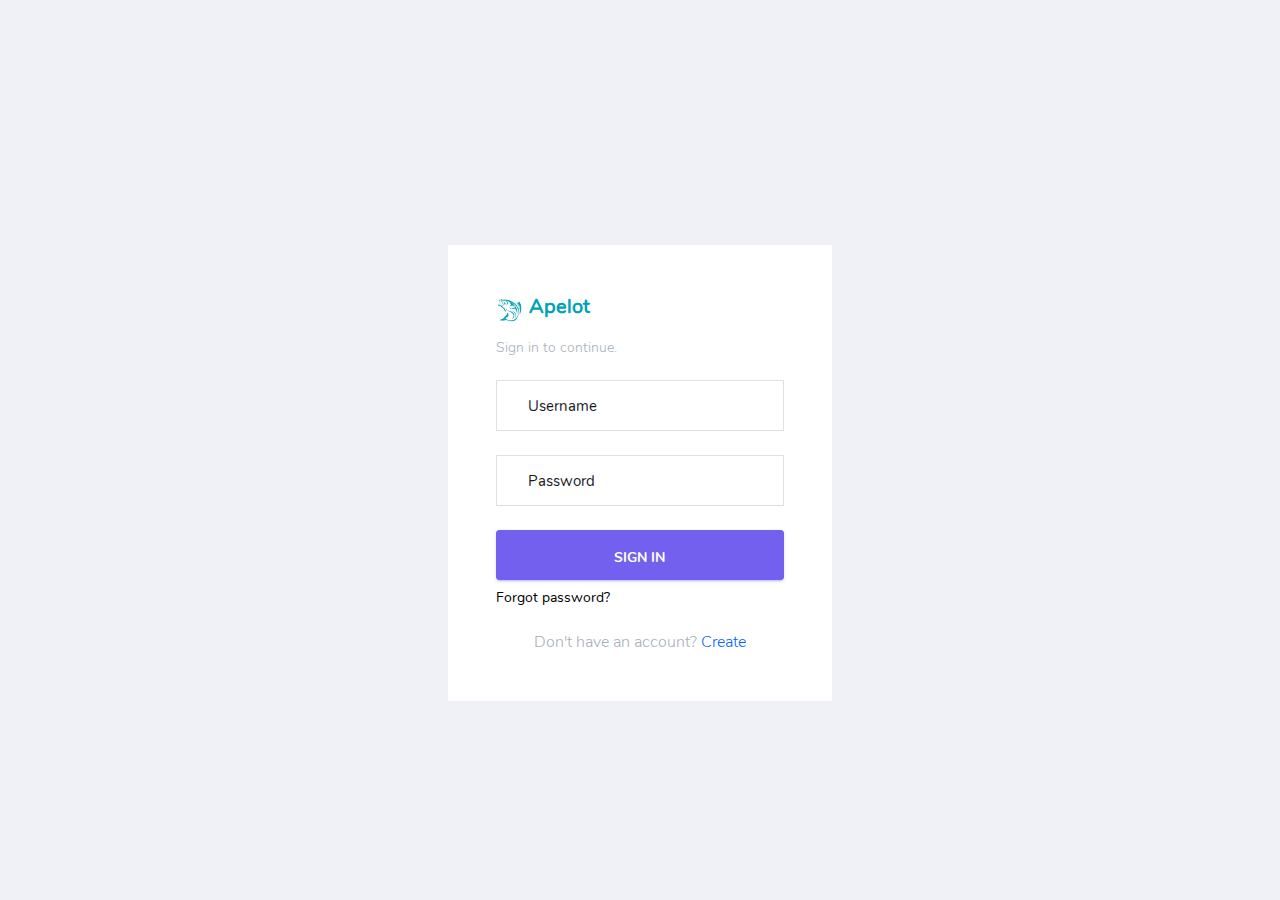
<file: login.html>
<!DOCTYPE html>
<html lang="en">

<head>
    <!-- Required meta tags -->
    <meta charset="utf-8">
    <meta name="viewport" content="width=device-width, initial-scale=1, shrink-to-fit=no">
    <title>Login - Apelot</title>
    <!-- plugins:css -->
    <link rel="stylesheet" href="./assets/vendors/mdi/css/materialdesignicons.min.css">
    <link rel="stylesheet" href="./assets/vendors/flag-icon-css/css/flag-icon.min.css">
    <link rel="stylesheet" href="./assets/vendors/css/vendor.bundle.base.css">
    <!-- endinject -->
    <!-- Plugin css for this page -->
    <!-- End plugin css for this page -->
    <!-- inject:css -->
    <!-- endinject -->
    <!-- Layout styles -->
    <link rel="stylesheet" href="./assets/css/style.css">
    <link rel="stylesheet" href="assets/css/stile.css">
    <!-- End layout styles -->
    <link rel="shortcut icon" href="./assets/images/favicon.png" />
</head>

<body>
    <div class="container-scroller">
        <div class="container-fluid page-body-wrapper full-page-wrapper">
            <div class="content-wrapper d-flex align-items-center auth">
                <div class="row flex-grow">
                    <div class="col-lg-4 mx-auto">
                        <div class="auth-form-light text-left p-5">
                            <div class=" mb-3">
                                <a href="index.html"><img src="assets/images/apeiot/logo.png" alt="logo" width="10%" />
                                    <b class="logs" style="font-size: 20px;">Apelot</b></a>
                            </div>
                            <h6 class="font-weight-light">Sign in to continue.</h6>
                            <form class="pt-3">
                                <div class="form-group">
                                    <input type="email" class="form-control form-control-lg" id="exampleInputEmail1"
                                        placeholder="Username">
                                </div>
                                <div class="form-group">
                                    <input type="password" class="form-control form-control-lg"
                                        id="exampleInputPassword1" placeholder="Password">
                                </div>
                                <div class="mt-3">
                                    <a class="btn btn-block btn-primary btn-lg font-weight-medium auth-form-btn"
                                        href="index.html">SIGN IN</a>
                                </div>
                                <div class="my-2 d-flex justify-content-between align-items-center">
                                    <!-- <div class="form-check">
                                        <label class="form-check-label text-muted">
                                            <input type="checkbox" class="form-check-input"> Keep me signed in </label>
                                    </div> -->
                                    <a href="#" class="auth-link text-black">Forgot password?</a>
                                </div>
                                <div class="text-center mt-4 font-weight-light"> Don't have an account? <a
                                        href="register.html" class="text-primary">Create</a>
                                </div>
                            </form>
                        </div>
                    </div>
                </div>
            </div>
            <!-- content-wrapper ends -->
        </div>
        <!-- page-body-wrapper ends -->
    </div>
    <!-- container-scroller -->
    <!-- plugins:js -->
    <script src="./assets/vendors/js/vendor.bundle.base.js"></script>
    <!-- endinject -->
    <!-- Plugin js for this page -->
    <!-- End plugin js for this page -->
    <!-- inject:js -->
    <script src="./assets/js/off-canvas.js"></script>
    <script src="./assets/js/hoverable-collapse.js"></script>
    <script src="./assets/js/misc.js"></script>
    <!-- endinject -->
</body>

</html>
</file>
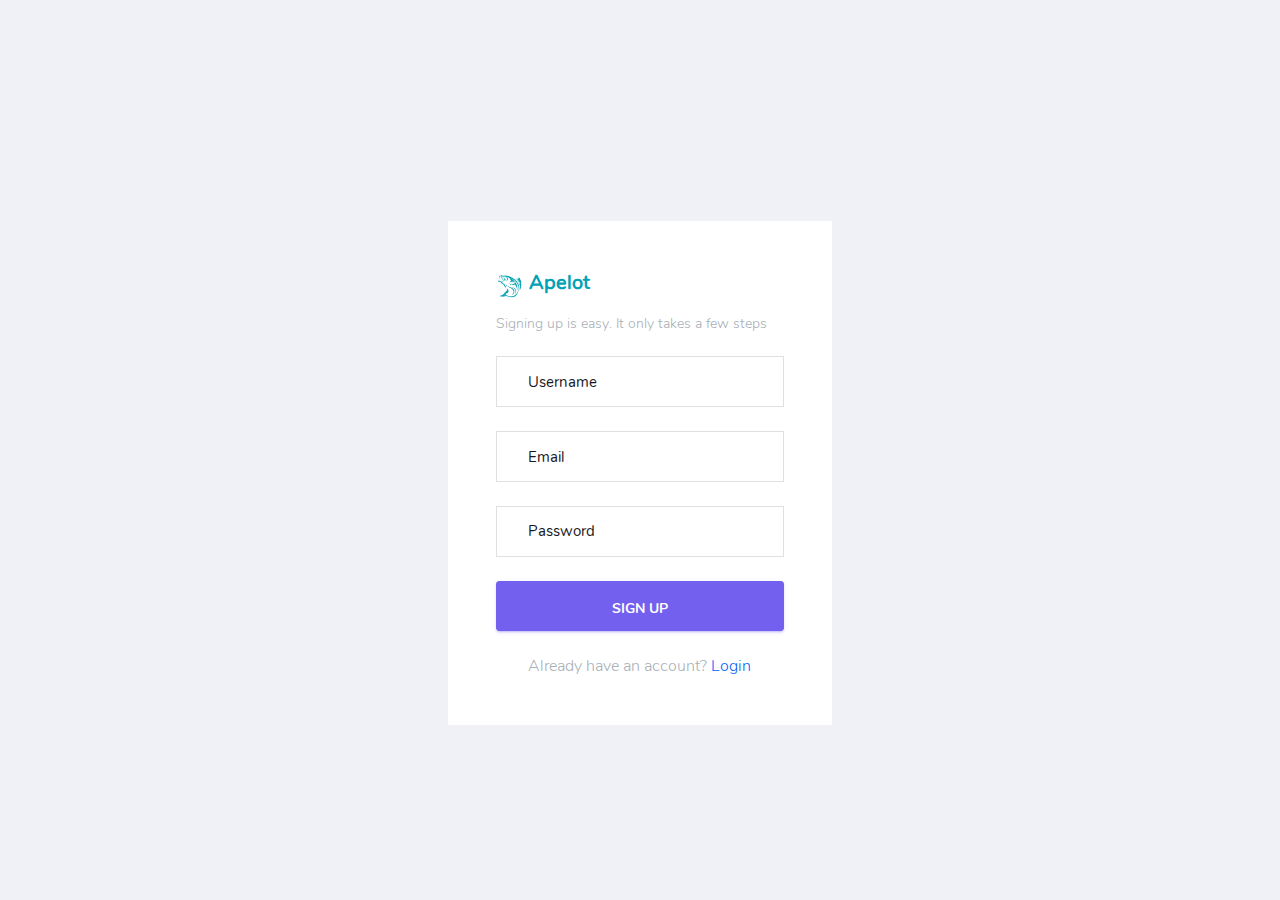
<file: register.html>
<!DOCTYPE html>
<html lang="en">

<head>
    <!-- Required meta tags -->
    <meta charset="utf-8">
    <meta name="viewport" content="width=device-width, initial-scale=1, shrink-to-fit=no">
    <title>Connect Plus</title>
    <!-- plugins:css -->
    <link rel="stylesheet" href="./assets/vendors/mdi/css/materialdesignicons.min.css">
    <link rel="stylesheet" href="./assets/vendors/flag-icon-css/css/flag-icon.min.css">
    <link rel="stylesheet" href="./assets/vendors/css/vendor.bundle.base.css">
    <!-- endinject -->
    <!-- Plugin css for this page -->
    <!-- End plugin css for this page -->
    <!-- inject:css -->
    <!-- endinject -->
    <!-- Layout styles -->
    <link rel="stylesheet" href="./assets/css/style.css">
    <link rel="stylesheet" href="./assets/css/stile.css">
    <!-- End layout styles -->
    <link rel="shortcut icon" href="./assets/images/favicon.png" />
</head>

<body>
    <div class="container-scroller">
        <div class="container-fluid page-body-wrapper full-page-wrapper">
            <div class="content-wrapper d-flex align-items-center auth">
                <div class="row flex-grow">
                    <div class="col-lg-4 mx-auto">
                        <div class="auth-form-light text-left p-5">
                            <div class=" mb-3">
                                <a href="index.html"><img src="assets/images/apeiot/logo.png" alt="logo" width="10%" />
                                    <b class="logs" style="font-size: 20px;">Apelot</b></a>
                            </div>
                            <h6 class="font-weight-light">Signing up is easy. It only takes a few steps</h6>
                            <form class="pt-3">
                                <div class="form-group">
                                    <input type="text" class="form-control form-control-lg" id="exampleInputUsername1"
                                        placeholder="Username">
                                </div>
                                <div class="form-group">
                                    <input type="email" class="form-control form-control-lg" id="exampleInputEmail1"
                                        placeholder="Email">
                                </div>
                                <div class="form-group">
                                    <input type="password" class="form-control form-control-lg"
                                        id="exampleInputPassword1" placeholder="Password">
                                </div>
                                <!-- <div class="mb-4">
                                    <div class="form-check">
                                        <label class="form-check-label text-muted">
                                            <input type="checkbox" class="form-check-input"> I agree to all Terms &
                                            Conditions </label>
                                    </div>
                                </div> -->
                                <div class="mt-3">
                                    <a class="btn btn-block btn-primary btn-lg font-weight-medium auth-form-btn"
                                        href="index.html">SIGN UP</a>
                                </div>
                                <div class="text-center mt-4 font-weight-light"> Already have an account? <a
                                        href="login.html" class="text-primary">Login</a>
                                </div>
                            </form>
                        </div>
                    </div>
                </div>
            </div>
            <!-- content-wrapper ends -->
        </div>
        <!-- page-body-wrapper ends -->
    </div>
    <!-- container-scroller -->
    <!-- plugins:js -->
    <script src="./assets/vendors/js/vendor.bundle.base.js"></script>
    <!-- endinject -->
    <!-- Plugin js for this page -->
    <!-- End plugin js for this page -->
    <!-- inject:js -->
    <script src="./assets/js/off-canvas.js"></script>
    <script src="./assets/js/hoverable-collapse.js"></script>
    <script src="./assets/js/misc.js"></script>
    <!-- endinject -->
</body>

</html>
</file>
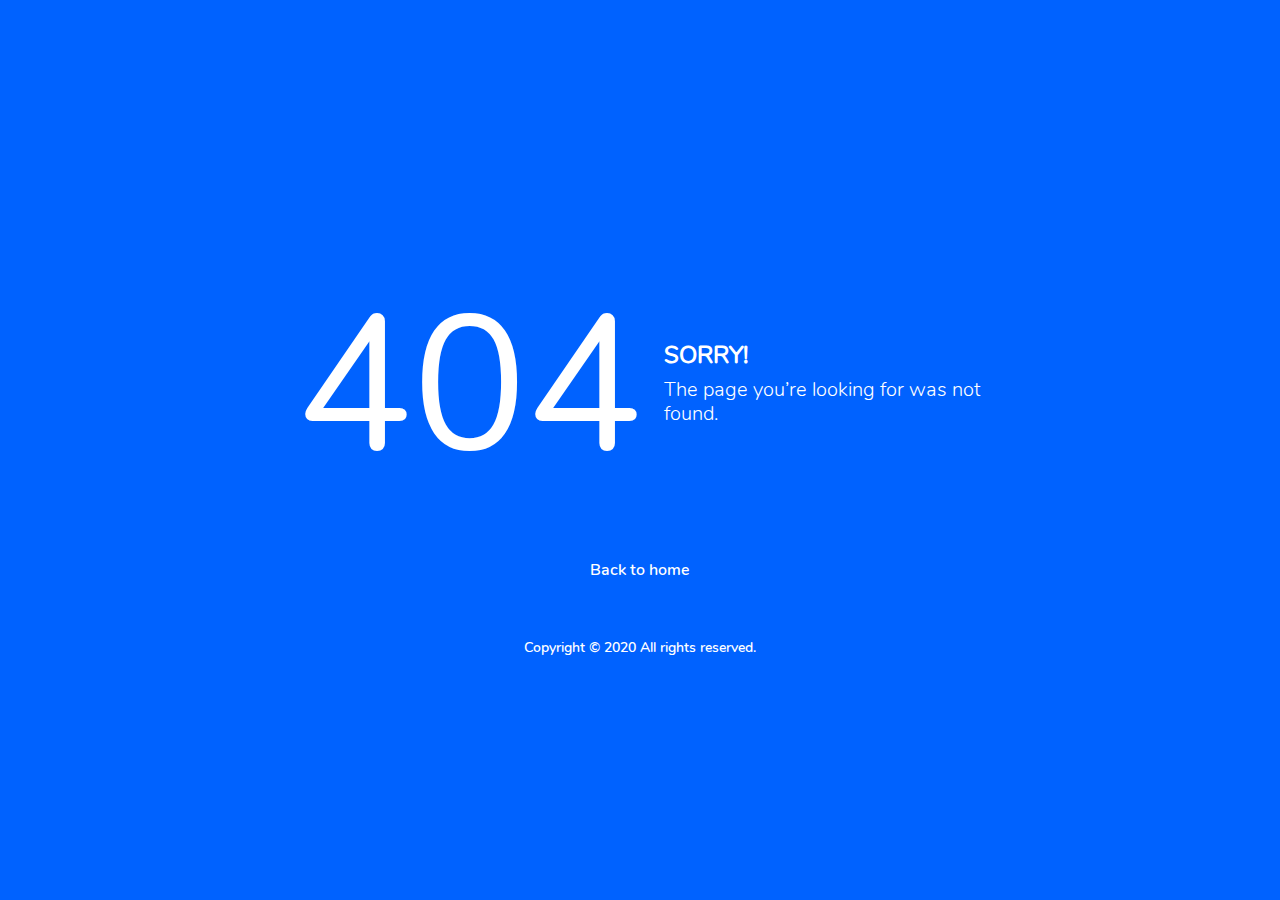
<file: pages/samples/error-404.html>
<!DOCTYPE html>
<html lang="en">
  <head>
    <!-- Required meta tags -->
    <meta charset="utf-8">
    <meta name="viewport" content="width=device-width, initial-scale=1, shrink-to-fit=no">
    <title>Connect Plus</title>
    <!-- plugins:css -->
    <link rel="stylesheet" href="../../assets/vendors/mdi/css/materialdesignicons.min.css">
    <link rel="stylesheet" href="../../assets/vendors/flag-icon-css/css/flag-icon.min.css">
    <link rel="stylesheet" href="../../assets/vendors/css/vendor.bundle.base.css">
    <!-- endinject -->
    <!-- Plugin css for this page -->
    <!-- End Plugin css for this page -->
    <!-- inject:css -->
    <!-- endinject -->
    <!-- Layout styles -->
    <link rel="stylesheet" href="../../assets/css/style.css">
    <!-- End layout styles -->
    <link rel="shortcut icon" href="../../assets/images/favicon.png" />
  </head>
  <body>
    <div class="container-scroller">
      <div class="container-fluid page-body-wrapper full-page-wrapper">
        <div class="content-wrapper d-flex align-items-center text-center error-page bg-primary">
          <div class="row flex-grow">
            <div class="col-lg-7 mx-auto text-white">
              <div class="row align-items-center d-flex flex-row">
                <div class="col-lg-6 text-lg-right pr-lg-4">
                  <h1 class="display-1 mb-0">404</h1>
                </div>
                <div class="col-lg-6 error-page-divider text-lg-left pl-lg-4">
                  <h2>SORRY!</h2>
                  <h3 class="font-weight-light">The page you’re looking for was not found.</h3>
                </div>
              </div>
              <div class="row mt-5">
                <div class="col-12 text-center mt-xl-2">
                  <a class="text-white font-weight-medium" href="../../index.html">Back to home</a>
                </div>
              </div>
              <div class="row mt-5">
                <div class="col-12 mt-xl-2">
                  <p class="text-white font-weight-medium text-center">Copyright &copy; 2020 All rights reserved.</p>
                </div>
              </div>
            </div>
          </div>
        </div>
        <!-- content-wrapper ends -->
      </div>
      <!-- page-body-wrapper ends -->
    </div>
    <!-- container-scroller -->
    <!-- plugins:js -->
    <script src="../../assets/vendors/js/vendor.bundle.base.js"></script>
    <!-- endinject -->
    <!-- Plugin js for this page -->
    <!-- End plugin js for this page -->
    <!-- inject:js -->
    <script src="../../assets/js/off-canvas.js"></script>
    <script src="../../assets/js/hoverable-collapse.js"></script>
    <script src="../../assets/js/misc.js"></script>
    <!-- endinject -->
  </body>
</html>
</file>
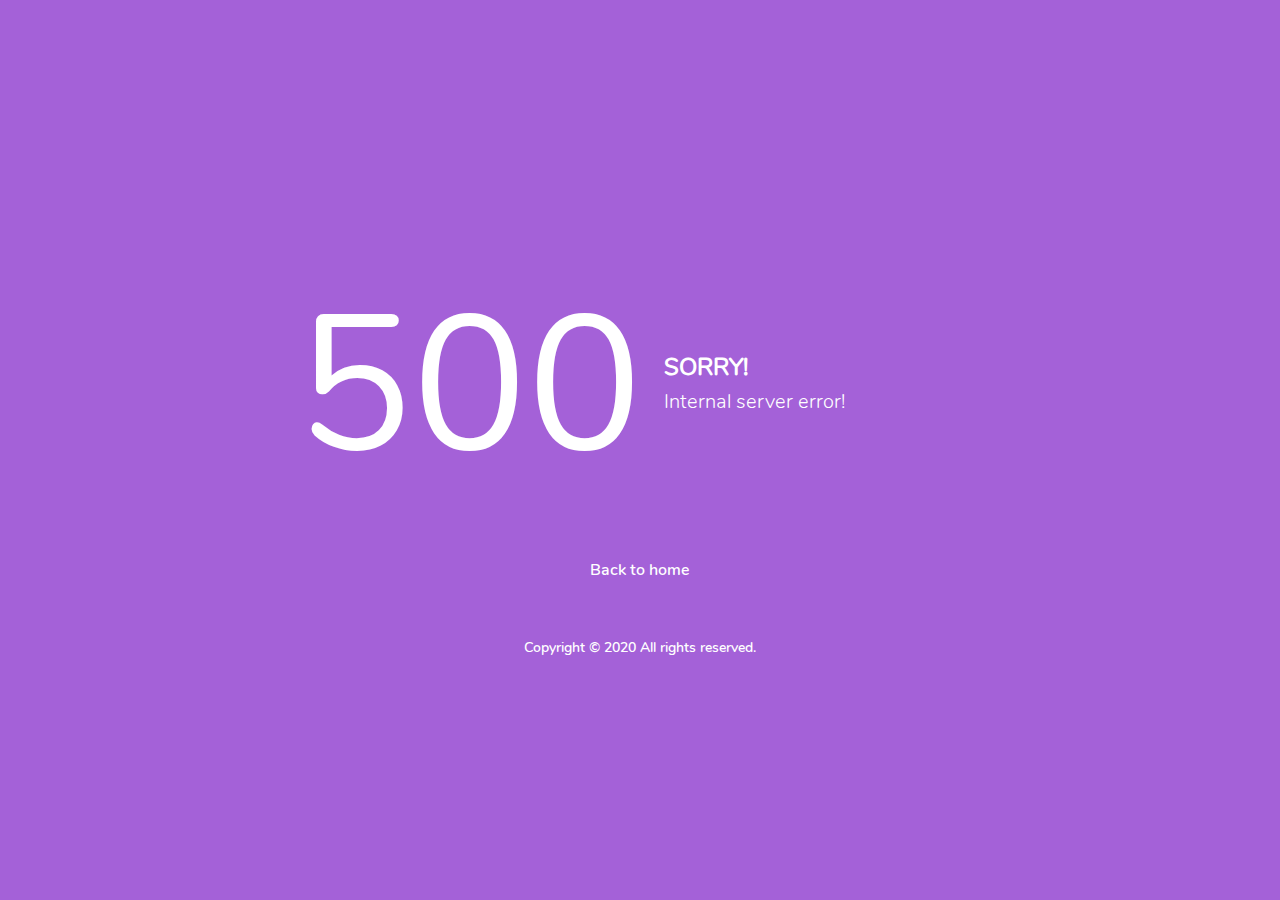
<file: pages/samples/error-500.html>
<!DOCTYPE html>
<html lang="en">
  <head>
    <!-- Required meta tags -->
    <meta charset="utf-8">
    <meta name="viewport" content="width=device-width, initial-scale=1, shrink-to-fit=no">
    <title>Connect Plus</title>
    <!-- plugins:css -->
    <link rel="stylesheet" href="../../assets/vendors/mdi/css/materialdesignicons.min.css">
    <link rel="stylesheet" href="../../assets/vendors/flag-icon-css/css/flag-icon.min.css">
    <link rel="stylesheet" href="../../assets/vendors/css/vendor.bundle.base.css">
    <!-- endinject -->
    <!-- Plugin css for this page -->
    <!-- End Plugin css for this page -->
    <!-- inject:css -->
    <!-- endinject -->
    <!-- Layout styles -->
    <link rel="stylesheet" href="../../assets/css/style.css">
    <!-- End layout styles -->
    <link rel="shortcut icon" href="../../assets/images/favicon.png" />
  </head>
  <body>
    <div class="container-scroller">
      <div class="container-fluid page-body-wrapper full-page-wrapper">
        <div class="content-wrapper d-flex align-items-center text-center error-page bg-info">
          <div class="row flex-grow">
            <div class="col-lg-7 mx-auto text-white">
              <div class="row align-items-center d-flex flex-row">
                <div class="col-lg-6 text-lg-right pr-lg-4">
                  <h1 class="display-1 mb-0">500</h1>
                </div>
                <div class="col-lg-6 error-page-divider text-lg-left pl-lg-4">
                  <h2>SORRY!</h2>
                  <h3 class="font-weight-light">Internal server error!</h3>
                </div>
              </div>
              <div class="row mt-5">
                <div class="col-12 text-center mt-xl-2">
                  <a class="text-white font-weight-medium" href="../../index.html">Back to home</a>
                </div>
              </div>
              <div class="row mt-5">
                <div class="col-12 mt-xl-2">
                  <p class="text-white font-weight-medium text-center">Copyright &copy; 2020 All rights reserved.</p>
                </div>
              </div>
            </div>
          </div>
        </div>
        <!-- content-wrapper ends -->
      </div>
      <!-- page-body-wrapper ends -->
    </div>
    <!-- container-scroller -->
    <!-- plugins:js -->
    <script src="../../assets/vendors/js/vendor.bundle.base.js"></script>
    <!-- endinject -->
    <!-- Plugin js for this page -->
    <!-- End plugin js for this page -->
    <!-- inject:js -->
    <script src="../../assets/js/off-canvas.js"></script>
    <script src="../../assets/js/hoverable-collapse.js"></script>
    <script src="../../assets/js/misc.js"></script>
    <!-- endinject -->
  </body>
</html>
</file>
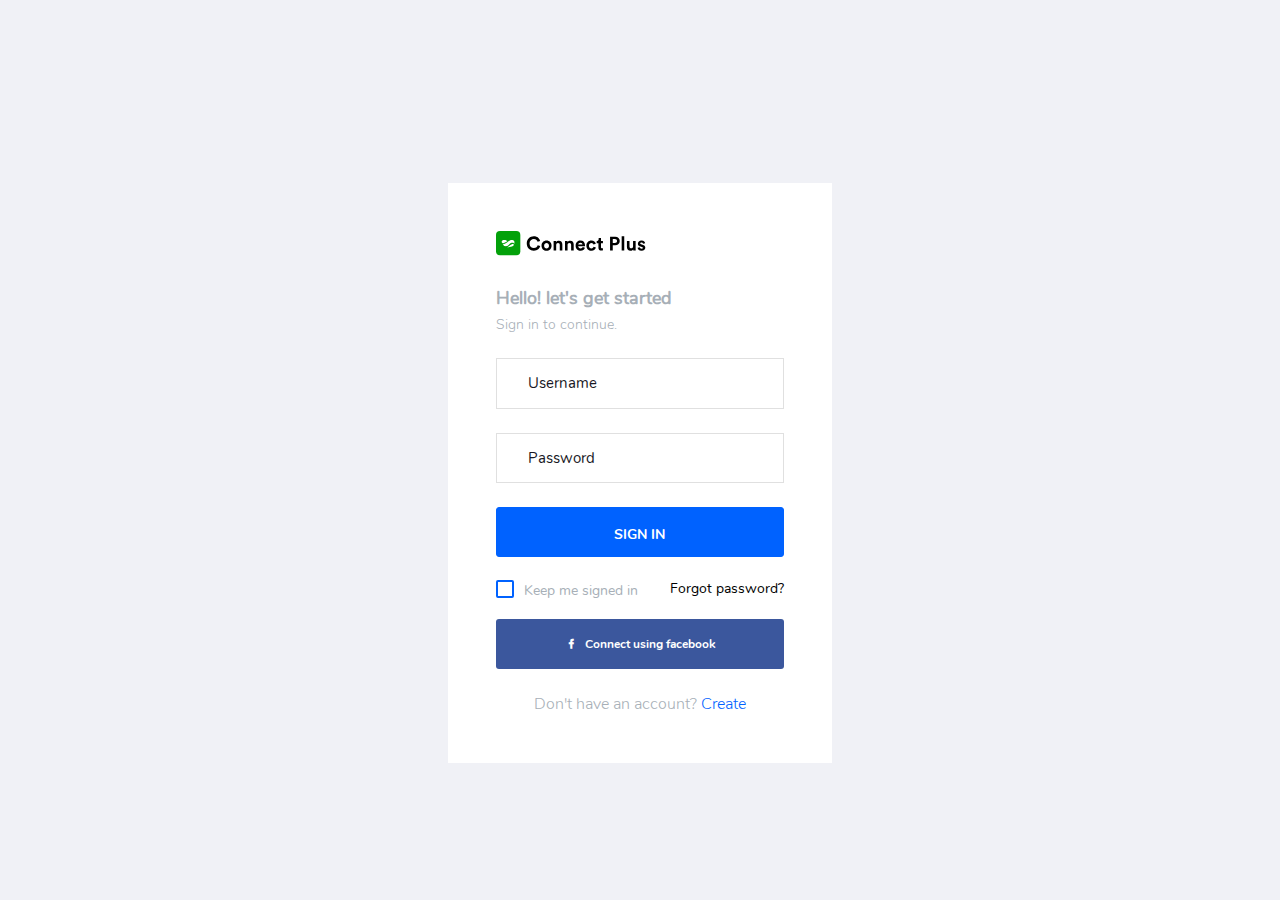
<file: pages/samples/login.html>
<!DOCTYPE html>
<html lang="en">
  <head>
    <!-- Required meta tags -->
    <meta charset="utf-8">
    <meta name="viewport" content="width=device-width, initial-scale=1, shrink-to-fit=no">
    <title>Connect Plus</title>
    <!-- plugins:css -->
    <link rel="stylesheet" href="../../assets/vendors/mdi/css/materialdesignicons.min.css">
    <link rel="stylesheet" href="../../assets/vendors/flag-icon-css/css/flag-icon.min.css">
    <link rel="stylesheet" href="../../assets/vendors/css/vendor.bundle.base.css">
    <!-- endinject -->
    <!-- Plugin css for this page -->
    <!-- End plugin css for this page -->
    <!-- inject:css -->
    <!-- endinject -->
    <!-- Layout styles -->
    <link rel="stylesheet" href="../../assets/css/style.css">
    <!-- End layout styles -->
    <link rel="shortcut icon" href="../../assets/images/favicon.png" />
  </head>
  <body>
    <div class="container-scroller">
      <div class="container-fluid page-body-wrapper full-page-wrapper">
        <div class="content-wrapper d-flex align-items-center auth">
          <div class="row flex-grow">
            <div class="col-lg-4 mx-auto">
              <div class="auth-form-light text-left p-5">
                <div class="brand-logo">
                  <img src="../../assets/images/logo-dark.svg">
                </div>
                <h4>Hello! let's get started</h4>
                <h6 class="font-weight-light">Sign in to continue.</h6>
                <form class="pt-3">
                  <div class="form-group">
                    <input type="email" class="form-control form-control-lg" id="exampleInputEmail1" placeholder="Username">
                  </div>
                  <div class="form-group">
                    <input type="password" class="form-control form-control-lg" id="exampleInputPassword1" placeholder="Password">
                  </div>
                  <div class="mt-3">
                    <a class="btn btn-block btn-primary btn-lg font-weight-medium auth-form-btn" href="../../index.html">SIGN IN</a>
                  </div>
                  <div class="my-2 d-flex justify-content-between align-items-center">
                    <div class="form-check">
                      <label class="form-check-label text-muted">
                        <input type="checkbox" class="form-check-input"> Keep me signed in </label>
                    </div>
                    <a href="#" class="auth-link text-black">Forgot password?</a>
                  </div>
                  <div class="mb-2">
                    <button type="button" class="btn btn-block btn-facebook auth-form-btn">
                      <i class="mdi mdi-facebook mr-2"></i>Connect using facebook </button>
                  </div>
                  <div class="text-center mt-4 font-weight-light"> Don't have an account? <a href="register.html" class="text-primary">Create</a>
                  </div>
                </form>
              </div>
            </div>
          </div>
        </div>
        <!-- content-wrapper ends -->
      </div>
      <!-- page-body-wrapper ends -->
    </div>
    <!-- container-scroller -->
    <!-- plugins:js -->
    <script src="../../assets/vendors/js/vendor.bundle.base.js"></script>
    <!-- endinject -->
    <!-- Plugin js for this page -->
    <!-- End plugin js for this page -->
    <!-- inject:js -->
    <script src="../../assets/js/off-canvas.js"></script>
    <script src="../../assets/js/hoverable-collapse.js"></script>
    <script src="../../assets/js/misc.js"></script>
    <!-- endinject -->
  </body>
</html>
</file>
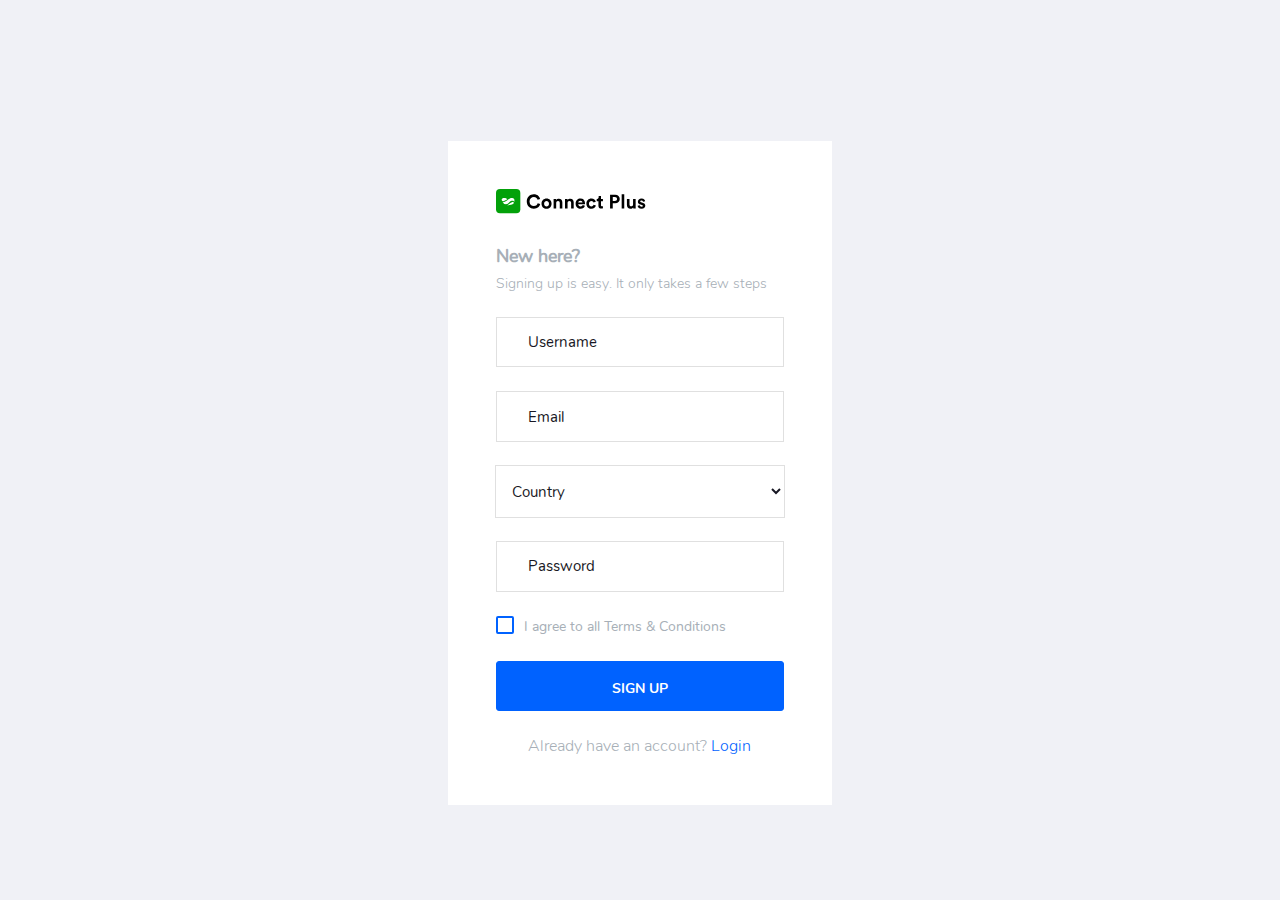
<file: pages/samples/register.html>
<!DOCTYPE html>
<html lang="en">
  <head>
    <!-- Required meta tags -->
    <meta charset="utf-8">
    <meta name="viewport" content="width=device-width, initial-scale=1, shrink-to-fit=no">
    <title>Connect Plus</title>
    <!-- plugins:css -->
    <link rel="stylesheet" href="../../assets/vendors/mdi/css/materialdesignicons.min.css">
    <link rel="stylesheet" href="../../assets/vendors/flag-icon-css/css/flag-icon.min.css">
    <link rel="stylesheet" href="../../assets/vendors/css/vendor.bundle.base.css">
    <!-- endinject -->
    <!-- Plugin css for this page -->
    <!-- End plugin css for this page -->
    <!-- inject:css -->
    <!-- endinject -->
    <!-- Layout styles -->
    <link rel="stylesheet" href="../../assets/css/style.css">
    <!-- End layout styles -->
    <link rel="shortcut icon" href="../../assets/images/favicon.png" />
  </head>
  <body>
    <div class="container-scroller">
      <div class="container-fluid page-body-wrapper full-page-wrapper">
        <div class="content-wrapper d-flex align-items-center auth">
          <div class="row flex-grow">
            <div class="col-lg-4 mx-auto">
              <div class="auth-form-light text-left p-5">
                <div class="brand-logo">
                  <img src="../../assets/images/logo-dark.svg">
                </div>
                <h4>New here?</h4>
                <h6 class="font-weight-light">Signing up is easy. It only takes a few steps</h6>
                <form class="pt-3">
                  <div class="form-group">
                    <input type="text" class="form-control form-control-lg" id="exampleInputUsername1" placeholder="Username">
                  </div>
                  <div class="form-group">
                    <input type="email" class="form-control form-control-lg" id="exampleInputEmail1" placeholder="Email">
                  </div>
                  <div class="form-group">
                    <select class="form-control form-control-lg" id="exampleFormControlSelect2">
                      <option>Country</option>
                      <option>United States of America</option>
                      <option>United Kingdom</option>
                      <option>India</option>
                      <option>Germany</option>
                      <option>Argentina</option>
                    </select>
                  </div>
                  <div class="form-group">
                    <input type="password" class="form-control form-control-lg" id="exampleInputPassword1" placeholder="Password">
                  </div>
                  <div class="mb-4">
                    <div class="form-check">
                      <label class="form-check-label text-muted">
                        <input type="checkbox" class="form-check-input"> I agree to all Terms & Conditions </label>
                    </div>
                  </div>
                  <div class="mt-3">
                    <a class="btn btn-block btn-primary btn-lg font-weight-medium auth-form-btn" href="../../index.html">SIGN UP</a>
                  </div>
                  <div class="text-center mt-4 font-weight-light"> Already have an account? <a href="login.html" class="text-primary">Login</a>
                  </div>
                </form>
              </div>
            </div>
          </div>
        </div>
        <!-- content-wrapper ends -->
      </div>
      <!-- page-body-wrapper ends -->
    </div>
    <!-- container-scroller -->
    <!-- plugins:js -->
    <script src="../../assets/vendors/js/vendor.bundle.base.js"></script>
    <!-- endinject -->
    <!-- Plugin js for this page -->
    <!-- End plugin js for this page -->
    <!-- inject:js -->
    <script src="../../assets/js/off-canvas.js"></script>
    <script src="../../assets/js/hoverable-collapse.js"></script>
    <script src="../../assets/js/misc.js"></script>
    <!-- endinject -->
  </body>
</html>
</file>
<file: assets/vendors/css/vendor.bundle.base.css>
/*
 * Container style
 */
.ps {
  overflow: hidden !important;
  overflow-anchor: none;
  -ms-overflow-style: none;
  touch-action: auto;
  -ms-touch-action: auto;
}

/*
 * Scrollbar rail styles
 */
.ps__rail-x {
  display: none;
  opacity: 0;
  transition: background-color .2s linear, opacity .2s linear;
  -webkit-transition: background-color .2s linear, opacity .2s linear;
  height: 15px;
  /* there must be 'bottom' or 'top' for ps__rail-x */
  bottom: 0px;
  /* please don't change 'position' */
  position: absolute;
}

.ps__rail-y {
  display: none;
  opacity: 0;
  transition: background-color .2s linear, opacity .2s linear;
  -webkit-transition: background-color .2s linear, opacity .2s linear;
  width: 15px;
  /* there must be 'right' or 'left' for ps__rail-y */
  right: 0;
  /* please don't change 'position' */
  position: absolute;
}

.ps--active-x > .ps__rail-x,
.ps--active-y > .ps__rail-y {
  display: block;
  background-color: transparent;
}

.ps:hover > .ps__rail-x,
.ps:hover > .ps__rail-y,
.ps--focus > .ps__rail-x,
.ps--focus > .ps__rail-y,
.ps--scrolling-x > .ps__rail-x,
.ps--scrolling-y > .ps__rail-y {
  opacity: 0.6;
}

.ps .ps__rail-x:hover,
.ps .ps__rail-y:hover,
.ps .ps__rail-x:focus,
.ps .ps__rail-y:focus,
.ps .ps__rail-x.ps--clicking,
.ps .ps__rail-y.ps--clicking {
  background-color: #eee;
  opacity: 0.9;
}

/*
 * Scrollbar thumb styles
 */
.ps__thumb-x {
  background-color: #aaa;
  border-radius: 6px;
  transition: background-color .2s linear, height .2s ease-in-out;
  -webkit-transition: background-color .2s linear, height .2s ease-in-out;
  height: 6px;
  /* there must be 'bottom' for ps__thumb-x */
  bottom: 2px;
  /* please don't change 'position' */
  position: absolute;
}

.ps__thumb-y {
  background-color: #aaa;
  border-radius: 6px;
  transition: background-color .2s linear, width .2s ease-in-out;
  -webkit-transition: background-color .2s linear, width .2s ease-in-out;
  width: 6px;
  /* there must be 'right' for ps__thumb-y */
  right: 2px;
  /* please don't change 'position' */
  position: absolute;
}

.ps__rail-x:hover > .ps__thumb-x,
.ps__rail-x:focus > .ps__thumb-x,
.ps__rail-x.ps--clicking .ps__thumb-x {
  background-color: #999;
  height: 11px;
}

.ps__rail-y:hover > .ps__thumb-y,
.ps__rail-y:focus > .ps__thumb-y,
.ps__rail-y.ps--clicking .ps__thumb-y {
  background-color: #999;
  width: 11px;
}

/* MS supports */
@supports (-ms-overflow-style: none) {
  .ps {
    overflow: auto !important;
  }
}

@media screen and (-ms-high-contrast: active), (-ms-high-contrast: none) {
  .ps {
    overflow: auto !important;
  }
}
</file>
<file: assets/css/stile.css>
.hide {
  opacity: 0;
}

.card-ed {
  border-radius: 5px;
  -webkit-box-shadow: 5px 3px 10px -1px #505050;
  box-shadow: 5px 3px 10px -1px #505050;
}

a {
  text-decoration: none;
}

a:hover {
  text-decoration: none;
}

.side-off {
  /* position: fixed; */
  overflow: hidden;
  /* width: 258px; */
}

.logs {
  color: #01a2b5;
}

.banner {
  width: 100%;
  height: 450px;
  border-radius: 5px;
}

.btn-kita {
  padding: 10px 30px 10px 30px;
  border-radius: 1px solid #ccc;
}

.text-blask {
  color: rgb(47, 47, 47);
}

.chart-my {
  max-height: 270px;
}

/* profile */
.emp-profile {
  padding: 3%;
  /* margin-top: 3%; */
  margin-bottom: 3%;
  border-radius: 0.5rem;
  background: #fff;
}
.profile-img {
  text-align: center;
}
.profile-img img {
  width: 70%;
  height: 100%;
  border-radius: 5px;
  margin-bottom: 5px;
}
.profile-img .file {
  position: relative;
  overflow: hidden;
  margin-top: -20%;
  width: 70%;
  border: none;
  border-radius: 0;
  font-size: 15px;
  background: #212529b8;
}
.profile-img .file input {
  position: absolute;
  opacity: 0;
  right: 0;
  top: 0;
}
.profile-head h5 {
  color: #333;
}
.profile-head h6 {
  color: #0062cc;
}
.profile-edit-btn {
  border: none;
  border-radius: 1.5rem;
  width: 70%;
  padding: 2%;
  font-weight: 600;
  color: #6c757d;
  cursor: pointer;
}
.proile-rating {
  font-size: 12px;
  color: #818182;
  margin-top: 5%;
}
.proile-rating span {
  color: #495057;
  font-size: 15px;
  font-weight: 600;
}
.profile-head .nav-tabs {
  margin-bottom: 5%;
}
.profile-head .nav-tabs .nav-link {
  font-weight: 600;
  border: none;
}
.profile-head .nav-tabs .nav-link.active {
  border: none;
  border-bottom: 2px solid #0062cc;
}
.profile-work {
  padding: 14%;
  margin-top: -15%;
}
.profile-work p {
  font-size: 12px;
  color: #818182;
  font-weight: 600;
  margin-top: 10%;
}
.profile-work a {
  text-decoration: none;
  color: #495057;
  font-weight: 600;
  font-size: 14px;
}
.profile-work ul {
  list-style: none;
}
.profile-tab label {
  font-weight: 600;
}
.profile-tab p {
  font-weight: 600;
  color: #3d3d3d;
}

/* pie */
/* section {
  margin-top: 30px;
} */
.pieID {
  display: inline-block;
  vertical-align: top;
}
.pie {
  height: 200px;
  width: 200px;
  position: relative;
  /* margin: 0 30px 30px 0; */
}
.pie::before {
  content: "";
  display: block;
  position: absolute;
  z-index: 1;
  width: 100px;
  height: 100px;
  background: #fff;
  border-radius: 50%;
  top: 50px;
  left: 50px;
}
.pie::after {
  content: "";
  display: block;
  width: 120px;
  height: 2px;
  /* background: rgba(0, 0, 0, 0.1);
  border-radius: 50%;
  box-shadow: 0 0 3px 4px rgba(0, 0, 0, 0.1); */
  margin: 220px auto;
}
.slice {
  position: absolute;
  width: 200px;
  height: 200px;
  clip: rect(0px, 200px, 200px, 100px);
  animation: bake-pie 1s;
}
.slice span {
  display: block;
  position: absolute;
  top: 0;
  left: 0;
  background-color: black;
  width: 200px;
  height: 200px;
  border-radius: 50%;
  clip: rect(0px, 200px, 200px, 100px);
}
.legend {
  list-style-type: none;
  padding: 0;
  margin: 0;
  /* background: #fff; */
  padding: 15px;
  font-size: 13px;
  /* box-shadow: 1px 1px 0 #ddd, 2px 2px 0 #bbb; */
}
.legend li {
  /* width: 110px; */
  height: 1.25em;
  margin-bottom: 0.7em;
  padding-left: 0.5em;
  border-left: 1.25em solid black;
}
.legend em {
  font-style: normal;
}
.legend span {
  float: right;
  margin-left: 10px;
}
/* footer {
  position: fixed;
  bottom: 0;
  right: 0;
  font-size: 13px;
  background: #ddd;
  padding: 5px 10px;
  margin: 5px;
} */

.bg-w {
  background-color: #fff;
  border-radius: 5px;
  padding: 5px;
}

.card-img-top {
  height: 150px;
}

.card-no-border .card {
  border-color: #d7dfe3;
  border-radius: 4px;
  margin-bottom: 30px;
  -webkit-box-shadow: 0px 5px 20px rgba(0, 0, 0, 0.05);
  box-shadow: 0px 5px 20px rgba(0, 0, 0, 0.05);
}

.card-body {
  -ms-flex: 1 1 auto;
  flex: 1 1 auto;
  padding: 1.25rem;
}

.pro-img {
  margin-top: -80px;
  margin-bottom: 20px;
}

.little-profile .pro-img .img {
  width: 128px;
  height: 128px;
  -webkit-box-shadow: 0 0 15px rgba(0, 0, 0, 0.2);
  box-shadow: 0 0 15px rgba(0, 0, 0, 0.2);
  border-radius: 100%;
}

.img {
  margin-left: auto;
  margin-right: auto;
  background-size: cover;
  background-repeat: no-repeat;
  background-position: center center;
}

html body .m-b-0 {
  margin-bottom: 0px;
}

.h3 {
  line-height: 30px;
  font-size: 21px;
}

.btn-rounded.btn-md {
  padding: 12px 35px;
  font-size: 16px;
}

html body .m-t-10 {
  margin-top: 10px;
}

.btn-primary,
.btn-primary.disabled {
  background: #7460ee;
  border: 1px solid #7460ee;
  -webkit-box-shadow: 0 2px 2px 0 rgba(116, 96, 238, 0.14),
    0 3px 1px -2px rgba(116, 96, 238, 0.2), 0 1px 5px 0 rgba(116, 96, 238, 0.12);
  box-shadow: 0 2px 2px 0 rgba(116, 96, 238, 0.14),
    0 3px 1px -2px rgba(116, 96, 238, 0.2), 0 1px 5px 0 rgba(116, 96, 238, 0.12);
  -webkit-transition: 0.2s ease-in;
  -o-transition: 0.2s ease-in;
  transition: 0.2s ease-in;
}

.btn-rounded {
  border-radius: 60px;
  padding: 7px 18px;
}

.m-t-20 {
  margin-top: 20px;
}

/* pagi malam */
@import "https://fonts.googleapis.com/css?family=Lato:300,400,900";

.grid-container {
  padding: 0;
  margin: 0;
  list-style: none;
  display: -webkit-box;
  display: -moz-box;
  display: -ms-flexbox;
  display: -webkit-flex;
  display: flex;
  -webkit-flex-flow: row wrap;
  justify-content: center;
}

.grid-item {
  width: 210px;
  margin: 0px 10px 0px 10px;
  border-radius: 5px;
  background-color: #3c3b3d;
  overflow: hidden;
}

.cardi {
  position: relative;
  width: 100%;
  padding: 6.5em 1em;
  display: block;
}
.cardi:after {
  position: absolute;
  content: "";
  top: 0;
  right: 0;
  height: 100%;
  width: 50%;
}
.card-night {
  background-color: #000;
}
.card-sunny {
  background-color: #4fc1e9;
}

.status {
  color: #808080;
  text-align: center;
}
.status p:first-child {
  font-weight: 600;
  color: #FFF;
}

.night {
  -moz-animation: night-stars 5s ease-in-out infinite;
  -webkit-animation: night-stars 5s ease-in-out infinite;
  animation: night-stars 5s ease-in-out infinite;
  background-color: #ffffff;
  -moz-border-radius: 50%;
  -webkit-border-radius: 50%;
  border-radius: 50%;
  -moz-box-shadow: #fff 26px 7px 0 -1px, rgba(255, 255, 255, 0.1) -36px -19px 0 -1px, rgba(255, 255, 255, 0.1) -51px -34px 0 -1px, #fff -52px -62px 0 -1px, #fff 14px -37px, rgba(255, 255, 255, 0.1) 41px -19px, #fff 34px -50px, rgba(255, 255, 255, 0.1) 14px -71px 0 -1px, #fff 64px -21px 0 -1px, rgba(255, 255, 255, 0.1) 32px -85px 0 -1px, #fff 64px -90px, rgba(255, 255, 255, 0.1) 60px -67px 0 -1px, #fff 34px -127px, rgba(255, 255, 255, 0.1) -26px -103px 0 -1px;
  -webkit-box-shadow: #fff 26px 7px 0 -1px, rgba(255, 255, 255, 0.1) -36px -19px 0 -1px, rgba(255, 255, 255, 0.1) -51px -34px 0 -1px, #fff -52px -62px 0 -1px, #fff 14px -37px, rgba(255, 255, 255, 0.1) 41px -19px, #fff 34px -50px, rgba(255, 255, 255, 0.1) 14px -71px 0 -1px, #fff 64px -21px 0 -1px, rgba(255, 255, 255, 0.1) 32px -85px 0 -1px, #fff 64px -90px, rgba(255, 255, 255, 0.1) 60px -67px 0 -1px, #fff 34px -127px, rgba(255, 255, 255, 0.1) -26px -103px 0 -1px;
  box-shadow: #fff 26px 7px 0 -1px, rgba(255, 255, 255, 0.1) -36px -19px 0 -1px, rgba(255, 255, 255, 0.1) -51px -34px 0 -1px, #fff -52px -62px 0 -1px, #fff 14px -37px, rgba(255, 255, 255, 0.1) 41px -19px, #fff 34px -50px, rgba(255, 255, 255, 0.1) 14px -71px 0 -1px, #fff 64px -21px 0 -1px, rgba(255, 255, 255, 0.1) 32px -85px 0 -1px, #fff 64px -90px, rgba(255, 255, 255, 0.1) 60px -67px 0 -1px, #fff 34px -127px, rgba(255, 255, 255, 0.1) -26px -103px 0 -1px;
  height: 4px;
  width: 4px;
  opacity: 1;
  position: absolute;
  left: 90px;
  top: 155px;
}
.night:before {
  -moz-animation: night-moon 9s ease-in-out infinite;
  -webkit-animation: night-moon 9s ease-in-out infinite;
  animation: night-moon 9s ease-in-out infinite;
  -moz-border-radius: 50%;
  -webkit-border-radius: 50%;
  border-radius: 50%;
  -moz-box-shadow: #fff -35px 0;
  -webkit-box-shadow: #fff -35px 0;
  box-shadow: #fff -35px 0;
  content: "";
  height: 100px;
  width: 100px;
  position: absolute;
  top: -106px;
  -moz-transform: rotate(-5deg);
  -ms-transform: rotate(-5deg);
  -webkit-transform: rotate(-5deg);
  transform: rotate(-5deg);
  -moz-transform-origin: 0 50% 50%;
  -ms-transform-origin: 0 50% 50%;
  -webkit-transform-origin: 0 50% 50%;
  transform-origin: 0 50% 50%;
}
.night:after {
  -moz-animation: night-moon 9s ease-in-out infinite;
  -webkit-animation: night-moon 9s ease-in-out infinite;
  animation: night-moon 9s ease-in-out infinite;
  -moz-border-radius: 50%;
  -webkit-border-radius: 50%;
  border-radius: 50%;
  -moz-box-shadow: rgba(0, 0, 0, 0.2) -5px 0 0;
  -webkit-box-shadow: rgba(0, 0, 0, 0.2) -5px 0 0;
  box-shadow: rgba(0, 0, 0, 0.2) -5px 0 0;
  content: "";
  height: 100px;
  width: 100px;
  position: absolute;
  top: -106px;
  -moz-transform: rotate(-5deg);
  -ms-transform: rotate(-5deg);
  -webkit-transform: rotate(-5deg);
  transform: rotate(-5deg);
  -moz-transform-origin: 0 50% 50%;
  -ms-transform-origin: 0 50% 50%;
  -webkit-transform-origin: 0 50% 50%;
  transform-origin: 0 50% 50%;
}

@-moz-keyframes night-moon {
  50% {
    -moz-transform: rotate(10deg);
    transform: rotate(10deg);
  }
}
@-webkit-keyframes night-moon {
  50% {
    -webkit-transform: rotate(10deg);
    transform: rotate(10deg);
  }
}
@keyframes night-moon {
  50% {
    -moz-transform: rotate(10deg);
    -ms-transform: rotate(10deg);
    -webkit-transform: rotate(10deg);
    transform: rotate(10deg);
  }
}
@-moz-keyframes night-stars {
  50% {
    -moz-box-shadow: rgba(255, 255, 255, 0.1) 26px 7px 0 -1px, #ffffff -36px -19px 0 -1px, #ffffff -51px -34px 0 -1px, rgba(255, 255, 255, 0.1) -52px -62px 0 -1px, rgba(255, 255, 255, 0.1) 14px -37px, #ffffff 41px -19px, rgba(255, 255, 255, 0.1) 34px -50px, #ffffff 14px -71px 0 -1px, rgba(255, 255, 255, 0.1) 64px -21px 0 -1px, #ffffff 32px -85px 0 -1px, rgba(255, 255, 255, 0.1) 64px -90px, #ffffff 60px -67px 0 -1px, rgba(255, 255, 255, 0.1) 34px -127px, #ffffff -26px -103px 0 -1px;
    box-shadow: rgba(255, 255, 255, 0.1) 26px 7px 0 -1px, #ffffff -36px -19px 0 -1px, #ffffff -51px -34px 0 -1px, rgba(255, 255, 255, 0.1) -52px -62px 0 -1px, rgba(255, 255, 255, 0.1) 14px -37px, #ffffff 41px -19px, rgba(255, 255, 255, 0.1) 34px -50px, #ffffff 14px -71px 0 -1px, rgba(255, 255, 255, 0.1) 64px -21px 0 -1px, #ffffff 32px -85px 0 -1px, rgba(255, 255, 255, 0.1) 64px -90px, #ffffff 60px -67px 0 -1px, rgba(255, 255, 255, 0.1) 34px -127px, #ffffff -26px -103px 0 -1px;
  }
}
@-webkit-keyframes night-stars {
  50% {
    -webkit-box-shadow: rgba(255, 255, 255, 0.1) 26px 7px 0 -1px, #ffffff -36px -19px 0 -1px, #ffffff -51px -34px 0 -1px, rgba(255, 255, 255, 0.1) -52px -62px 0 -1px, rgba(255, 255, 255, 0.1) 14px -37px, #ffffff 41px -19px, rgba(255, 255, 255, 0.1) 34px -50px, #ffffff 14px -71px 0 -1px, rgba(255, 255, 255, 0.1) 64px -21px 0 -1px, #ffffff 32px -85px 0 -1px, rgba(255, 255, 255, 0.1) 64px -90px, #ffffff 60px -67px 0 -1px, rgba(255, 255, 255, 0.1) 34px -127px, #ffffff -26px -103px 0 -1px;
    box-shadow: rgba(255, 255, 255, 0.1) 26px 7px 0 -1px, #ffffff -36px -19px 0 -1px, #ffffff -51px -34px 0 -1px, rgba(255, 255, 255, 0.1) -52px -62px 0 -1px, rgba(255, 255, 255, 0.1) 14px -37px, #ffffff 41px -19px, rgba(255, 255, 255, 0.1) 34px -50px, #ffffff 14px -71px 0 -1px, rgba(255, 255, 255, 0.1) 64px -21px 0 -1px, #ffffff 32px -85px 0 -1px, rgba(255, 255, 255, 0.1) 64px -90px, #ffffff 60px -67px 0 -1px, rgba(255, 255, 255, 0.1) 34px -127px, #ffffff -26px -103px 0 -1px;
  }
}
@keyframes night-stars {
  50% {
    -moz-box-shadow: rgba(255, 255, 255, 0.1) 26px 7px 0 -1px, #ffffff -36px -19px 0 -1px, #ffffff -51px -34px 0 -1px, rgba(255, 255, 255, 0.1) -52px -62px 0 -1px, rgba(255, 255, 255, 0.1) 14px -37px, #ffffff 41px -19px, rgba(255, 255, 255, 0.1) 34px -50px, #ffffff 14px -71px 0 -1px, rgba(255, 255, 255, 0.1) 64px -21px 0 -1px, #ffffff 32px -85px 0 -1px, rgba(255, 255, 255, 0.1) 64px -90px, #ffffff 60px -67px 0 -1px, rgba(255, 255, 255, 0.1) 34px -127px, #ffffff -26px -103px 0 -1px;
    -webkit-box-shadow: rgba(255, 255, 255, 0.1) 26px 7px 0 -1px, #ffffff -36px -19px 0 -1px, #ffffff -51px -34px 0 -1px, rgba(255, 255, 255, 0.1) -52px -62px 0 -1px, rgba(255, 255, 255, 0.1) 14px -37px, #ffffff 41px -19px, rgba(255, 255, 255, 0.1) 34px -50px, #ffffff 14px -71px 0 -1px, rgba(255, 255, 255, 0.1) 64px -21px 0 -1px, #ffffff 32px -85px 0 -1px, rgba(255, 255, 255, 0.1) 64px -90px, #ffffff 60px -67px 0 -1px, rgba(255, 255, 255, 0.1) 34px -127px, #ffffff -26px -103px 0 -1px;
    box-shadow: rgba(255, 255, 255, 0.1) 26px 7px 0 -1px, #ffffff -36px -19px 0 -1px, #ffffff -51px -34px 0 -1px, rgba(255, 255, 255, 0.1) -52px -62px 0 -1px, rgba(255, 255, 255, 0.1) 14px -37px, #ffffff 41px -19px, rgba(255, 255, 255, 0.1) 34px -50px, #ffffff 14px -71px 0 -1px, rgba(255, 255, 255, 0.1) 64px -21px 0 -1px, #ffffff 32px -85px 0 -1px, rgba(255, 255, 255, 0.1) 64px -90px, #ffffff 60px -67px 0 -1px, rgba(255, 255, 255, 0.1) 34px -127px, #ffffff -26px -103px 0 -1px;
  }
}
.sunny {
  -moz-animation: sun 9s linear infinite;
  -webkit-animation: sun 9s linear infinite;
  animation: sun 9s linear infinite;
  background: #ffe400;
  border-radius: 100%;
  -moz-box-shadow: rgba(255, 255, 0, 0.1) 0 0 5px 5px;
  -webkit-box-shadow: rgba(255, 255, 0, 0.1) 0 0 5px 5px;
  box-shadow: rgba(255, 255, 0, 0.1) 0 0 5px 5px;
  content: "";
  height: 90px;
  width: 90px;
  position: absolute;
  left: 60px;
  top: 60px;
}
.sunny:before {
  -moz-animation: sun-glow 9s ease-in-out infinite;
  -webkit-animation: sun-glow 9s ease-in-out infinite;
  animation: sun-glow 9s ease-in-out infinite;
  background: #ffee44;
  -moz-box-shadow: yellow 0 0 5px 1px;
  -webkit-box-shadow: yellow 0 0 5px 1px;
  box-shadow: yellow 0 0 5px 1px;
  border-radius: 100%;
  content: "";
  height: 86px;
  width: 86px;
  position: absolute;
  left: 2px;
  top: 2px;
}
.sunny:after {
  -moz-animation: sun-shadow 9s ease-in-out infinite;
  -webkit-animation: sun-shadow 9s ease-in-out infinite;
  animation: sun-shadow 9s ease-in-out infinite;
  background: #000;
  border-radius: 50%;
  content: "";
  height: 15px;
  width: 120px;
  opacity: 0.2;
  position: absolute;
  left: -15px;
  bottom: -40px;
  -webkit-transform: scale(0.7);
}

@-moz-keyframes sun {
  50% {
    -moz-transform: translateY(-20px);
    transform: translateY(-20px);
    -moz-box-shadow: rgba(255, 255, 0, 0.2) 0 0 5px 15px;
    box-shadow: rgba(255, 255, 0, 0.2) 0 0 5px 15px;
  }
}
@-webkit-keyframes sun {
  50% {
    -webkit-transform: translateY(-20px);
    transform: translateY(-20px);
    -webkit-box-shadow: rgba(255, 255, 0, 0.2) 0 0 5px 15px;
    box-shadow: rgba(255, 255, 0, 0.2) 0 0 5px 15px;
  }
}
@keyframes sun {
  50% {
    -moz-transform: translateY(-20px);
    -ms-transform: translateY(-20px);
    -webkit-transform: translateY(-20px);
    transform: translateY(-20px);
    -moz-box-shadow: rgba(255, 255, 0, 0.2) 0 0 5px 15px;
    -webkit-box-shadow: rgba(255, 255, 0, 0.2) 0 0 5px 15px;
    box-shadow: rgba(255, 255, 0, 0.2) 0 0 5px 15px;
  }
}
@-moz-keyframes sun-glow {
  50% {
    -moz-box-shadow: rgba(255, 255, 0, 0.1) 0 0 5px 10px;
    box-shadow: rgba(255, 255, 0, 0.1) 0 0 5px 10px;
  }
}
@-webkit-keyframes sun-glow {
  50% {
    -webkit-box-shadow: rgba(255, 255, 0, 0.1) 0 0 5px 10px;
    box-shadow: rgba(255, 255, 0, 0.1) 0 0 5px 10px;
  }
}
@keyframes sun-glow {
  50% {
    -moz-box-shadow: rgba(255, 255, 0, 0.1) 0 0 5px 10px;
    -webkit-box-shadow: rgba(255, 255, 0, 0.1) 0 0 5px 10px;
    box-shadow: rgba(255, 255, 0, 0.1) 0 0 5px 10px;
  }
}
@-moz-keyframes sun-shadow {
  50% {
    -moz-transform: translateY(20px) scale(1);
    transform: translateY(20px) scale(1);
    opacity: 0.05;
  }
}
@-webkit-keyframes sun-shadow {
  50% {
    -webkit-transform: translateY(20px) scale(1);
    transform: translateY(20px) scale(1);
    opacity: 0.05;
  }
}
@keyframes sun-shadow {
  50% {
    -moz-transform: translateY(20px) scale(1);
    -ms-transform: translateY(20px) scale(1);
    -webkit-transform: translateY(20px) scale(1);
    transform: translateY(20px) scale(1);
    opacity: 0.05;
  }
}

/* pagi malam end */

/* ujan tidak widget */
@import url(https://fonts.googleapis.com/css?family=Lato:100,300,400,700,900);
#ajerez {
  position: absolute;
  top: 5px;
  right: 5px;
  z-index: 9999;
}
#ajerez img {
  box-sizing: border-box;
  width: 45px;
  height: 45px;
  border-radius: 50%;
  border: 2px solid #7482A5;
  transition: border-radius 0.2s ease-in-out;
}
#ajerez img:hover {
  border-radius: 30%;
}

body {
  background-color: #ebf2f6;
}

*, *:before, *:after {
  box-sizing: border-box;
}

.weather-wrapper {
  margin-top: 20px;
  display: flex;
  flex-direction: row;
  flex-wrap: wrap;
  justify-content: center;
}

.weather-card {
  margin: 20px 5px;
  border-radius: 20px;
  position: relative;
  overflow: hidden;
  width: 270px;
  height: 170px;
  background-color: white;
  box-shadow: 0px 0px 25px 1px rgba(50, 50, 50, 0.1);
  -webkit-animation: appear 500ms ease-out forwards;
          animation: appear 500ms ease-out forwards;
}
.weather-card h1 {
  position: absolute;
  font-family: "Lato", sans-serif;
  font-weight: 300;
  font-size: 80px;
  color: #B8B8B8;
  bottom: 0;
  left: 35px;
  opacity: 0;
  transform: translateX(150px);
  -webkit-animation: title-appear 500ms ease-out 500ms forwards;
          animation: title-appear 500ms ease-out 500ms forwards;
}
.weather-card p {
  position: absolute;
  font-family: "Lato", sans-serif;
  font-weight: 300;
  font-size: 28px;
  color: #d2d2d2;
  bottom: 0;
  left: 35px;
  -webkit-animation: title-appear 1s ease-out 500ms forwards;
          animation: title-appear 1s ease-out 500ms forwards;
}

.weather-icon {
  position: relative;
  width: 50px;
  height: 50px;
  top: 0;
  float: right;
  margin: 40px 40px 0 0;
  -webkit-animation: weather-icon-move 5s ease-in-out infinite;
          animation: weather-icon-move 5s ease-in-out infinite;
}

.sun {
  background: #FFCD41;
  border-radius: 50%;
  box-shadow: rgba(255, 255, 0, 0.1) 0 0 0 4px;
  -webkit-animation: light 800ms ease-in-out infinite alternate, weather-icon-move 5s ease-in-out infinite;
          animation: light 800ms ease-in-out infinite alternate, weather-icon-move 5s ease-in-out infinite;
}

@-webkit-keyframes light {
  from {
    box-shadow: rgba(255, 255, 0, 0.2) 0 0 0 10px;
  }
  to {
    box-shadow: rgba(255, 255, 0, 0.2) 0 0 0 17px;
  }
}

@keyframes light {
  from {
    box-shadow: rgba(255, 255, 0, 0.2) 0 0 0 10px;
  }
  to {
    box-shadow: rgba(255, 255, 0, 0.2) 0 0 0 17px;
  }
}
.cloud {
  margin-right: 60px;
  background: #b6cede;
  border-radius: 20px;
  width: 25px;
  height: 25px;
  box-shadow: #b6cede 24px -6px 0 2px, #b6cede 10px 5px 0 5px, #b6cede 30px 5px 0 2px, #b6cede 11px -8px 0 -3px, #b6cede 25px 11px 0 -1px;
}
.cloud:after {
  content: "";
  position: absolute;
  border-radius: 10px;
  background-color: transparent;
  width: 4px;
  height: 12px;
  left: 0;
  top: 31px;
  transform: rotate(30deg);
  -webkit-animation: rain 800ms ease-in-out infinite alternate;
          animation: rain 800ms ease-in-out infinite alternate;
}

@-webkit-keyframes rain {
  from {
    box-shadow: #2092A9 8px 0px, #2092A9 32px -6px, #2092A9 20px 0px;
  }
  to {
    box-shadow: #2092A9 8px 6px, #2092A9 32px 0px, #2092A9 20px 6px;
  }
}

@keyframes rain {
  from {
    box-shadow: #2092A9 8px 0px, #2092A9 32px -6px, #2092A9 20px 0px;
  }
  to {
    box-shadow: #2092A9 8px 6px, #2092A9 32px 0px, #2092A9 20px 6px;
  }
}
@-webkit-keyframes weather-icon-move {
  50% {
    transform: translateY(-8px);
  }
}
@keyframes weather-icon-move {
  50% {
    transform: translateY(-8px);
  }
}
.inspiration {
  margin-top: 80px;
  color: #709fbe;
  font-family: "Lato", sans-serif;
  font-weight: 300;
  font-size: 24px;
  text-align: center;
}
.inspiration a {
  color: #FF8F8F;
  font-weight: 400;
  -webkit-animation: all 300ms ease-in-out;
          animation: all 300ms ease-in-out;
}

@-webkit-keyframes appear {
  0% {
    transform: scale(0);
  }
  50% {
    transform: scale(1.05);
  }
  75% {
    transform: scale(0.95);
  }
  100% {
    transform: scale(1);
  }
}

@keyframes appear {
  0% {
    transform: scale(0);
  }
  50% {
    transform: scale(1.05);
  }
  75% {
    transform: scale(0.95);
  }
  100% {
    transform: scale(1);
  }
}
@-webkit-keyframes title-appear {
  from {
    opacity: 0;
    transform: translateX(150px);
  }
  to {
    opacity: 1;
    transform: translateX(0px);
  }
}
@keyframes title-appear {
  from {
    opacity: 0;
    transform: translateX(150px);
  }
  to {
    opacity: 1;
    transform: translateX(0px);
  }
}
/* ujan tidak widget end */
</file>
<file: assets/vendors/flag-icon-css/css/flag-icon.min.css>
.flag-icon-background{background-size:contain;background-position:50%;background-repeat:no-repeat}.flag-icon{background-size:contain;background-position:50%;background-repeat:no-repeat;position:relative;display:inline-block;width:1.33333333em;line-height:1em}.flag-icon:before{content:'\00a0'}.flag-icon.flag-icon-squared{width:1em}.flag-icon-ad{background-image:url(../flags/4x3/ad.svg)}.flag-icon-ad.flag-icon-squared{background-image:url(../flags/1x1/ad.svg)}.flag-icon-ae{background-image:url(../flags/4x3/ae.svg)}.flag-icon-ae.flag-icon-squared{background-image:url(../flags/1x1/ae.svg)}.flag-icon-af{background-image:url(../flags/4x3/af.svg)}.flag-icon-af.flag-icon-squared{background-image:url(../flags/1x1/af.svg)}.flag-icon-ag{background-image:url(../flags/4x3/ag.svg)}.flag-icon-ag.flag-icon-squared{background-image:url(../flags/1x1/ag.svg)}.flag-icon-ai{background-image:url(../flags/4x3/ai.svg)}.flag-icon-ai.flag-icon-squared{background-image:url(../flags/1x1/ai.svg)}.flag-icon-al{background-image:url(../flags/4x3/al.svg)}.flag-icon-al.flag-icon-squared{background-image:url(../flags/1x1/al.svg)}.flag-icon-am{background-image:url(../flags/4x3/am.svg)}.flag-icon-am.flag-icon-squared{background-image:url(../flags/1x1/am.svg)}.flag-icon-ao{background-image:url(../flags/4x3/ao.svg)}.flag-icon-ao.flag-icon-squared{background-image:url(../flags/1x1/ao.svg)}.flag-icon-aq{background-image:url(../flags/4x3/aq.svg)}.flag-icon-aq.flag-icon-squared{background-image:url(../flags/1x1/aq.svg)}.flag-icon-ar{background-image:url(../flags/4x3/ar.svg)}.flag-icon-ar.flag-icon-squared{background-image:url(../flags/1x1/ar.svg)}.flag-icon-as{background-image:url(../flags/4x3/as.svg)}.flag-icon-as.flag-icon-squared{background-image:url(../flags/1x1/as.svg)}.flag-icon-at{background-image:url(../flags/4x3/at.svg)}.flag-icon-at.flag-icon-squared{background-image:url(../flags/1x1/at.svg)}.flag-icon-au{background-image:url(../flags/4x3/au.svg)}.flag-icon-au.flag-icon-squared{background-image:url(../flags/1x1/au.svg)}.flag-icon-aw{background-image:url(../flags/4x3/aw.svg)}.flag-icon-aw.flag-icon-squared{background-image:url(../flags/1x1/aw.svg)}.flag-icon-ax{background-image:url(../flags/4x3/ax.svg)}.flag-icon-ax.flag-icon-squared{background-image:url(../flags/1x1/ax.svg)}.flag-icon-az{background-image:url(../flags/4x3/az.svg)}.flag-icon-az.flag-icon-squared{background-image:url(../flags/1x1/az.svg)}.flag-icon-ba{background-image:url(../flags/4x3/ba.svg)}.flag-icon-ba.flag-icon-squared{background-image:url(../flags/1x1/ba.svg)}.flag-icon-bb{background-image:url(../flags/4x3/bb.svg)}.flag-icon-bb.flag-icon-squared{background-image:url(../flags/1x1/bb.svg)}.flag-icon-bd{background-image:url(../flags/4x3/bd.svg)}.flag-icon-bd.flag-icon-squared{background-image:url(../flags/1x1/bd.svg)}.flag-icon-be{background-image:url(../flags/4x3/be.svg)}.flag-icon-be.flag-icon-squared{background-image:url(../flags/1x1/be.svg)}.flag-icon-bf{background-image:url(../flags/4x3/bf.svg)}.flag-icon-bf.flag-icon-squared{background-image:url(../flags/1x1/bf.svg)}.flag-icon-bg{background-image:url(../flags/4x3/bg.svg)}.flag-icon-bg.flag-icon-squared{background-image:url(../flags/1x1/bg.svg)}.flag-icon-bh{background-image:url(../flags/4x3/bh.svg)}.flag-icon-bh.flag-icon-squared{background-image:url(../flags/1x1/bh.svg)}.flag-icon-bi{background-image:url(../flags/4x3/bi.svg)}.flag-icon-bi.flag-icon-squared{background-image:url(../flags/1x1/bi.svg)}.flag-icon-bj{background-image:url(../flags/4x3/bj.svg)}.flag-icon-bj.flag-icon-squared{background-image:url(../flags/1x1/bj.svg)}.flag-icon-bl{background-image:url(../flags/4x3/bl.svg)}.flag-icon-bl.flag-icon-squared{background-image:url(../flags/1x1/bl.svg)}.flag-icon-bm{background-image:url(../flags/4x3/bm.svg)}.flag-icon-bm.flag-icon-squared{background-image:url(../flags/1x1/bm.svg)}.flag-icon-bn{background-image:url(../flags/4x3/bn.svg)}.flag-icon-bn.flag-icon-squared{background-image:url(../flags/1x1/bn.svg)}.flag-icon-bo{background-image:url(../flags/4x3/bo.svg)}.flag-icon-bo.flag-icon-squared{background-image:url(../flags/1x1/bo.svg)}.flag-icon-bq{background-image:url(../flags/4x3/bq.svg)}.flag-icon-bq.flag-icon-squared{background-image:url(../flags/1x1/bq.svg)}.flag-icon-br{background-image:url(../flags/4x3/br.svg)}.flag-icon-br.flag-icon-squared{background-image:url(../flags/1x1/br.svg)}.flag-icon-bs{background-image:url(../flags/4x3/bs.svg)}.flag-icon-bs.flag-icon-squared{background-image:url(../flags/1x1/bs.svg)}.flag-icon-bt{background-image:url(../flags/4x3/bt.svg)}.flag-icon-bt.flag-icon-squared{background-image:url(../flags/1x1/bt.svg)}.flag-icon-bv{background-image:url(../flags/4x3/bv.svg)}.flag-icon-bv.flag-icon-squared{background-image:url(../flags/1x1/bv.svg)}.flag-icon-bw{background-image:url(../flags/4x3/bw.svg)}.flag-icon-bw.flag-icon-squared{background-image:url(../flags/1x1/bw.svg)}.flag-icon-by{background-image:url(../flags/4x3/by.svg)}.flag-icon-by.flag-icon-squared{background-image:url(../flags/1x1/by.svg)}.flag-icon-bz{background-image:url(../flags/4x3/bz.svg)}.flag-icon-bz.flag-icon-squared{background-image:url(../flags/1x1/bz.svg)}.flag-icon-ca{background-image:url(../flags/4x3/ca.svg)}.flag-icon-ca.flag-icon-squared{background-image:url(../flags/1x1/ca.svg)}.flag-icon-cc{background-image:url(../flags/4x3/cc.svg)}.flag-icon-cc.flag-icon-squared{background-image:url(../flags/1x1/cc.svg)}.flag-icon-cd{background-image:url(../flags/4x3/cd.svg)}.flag-icon-cd.flag-icon-squared{background-image:url(../flags/1x1/cd.svg)}.flag-icon-cf{background-image:url(../flags/4x3/cf.svg)}.flag-icon-cf.flag-icon-squared{background-image:url(../flags/1x1/cf.svg)}.flag-icon-cg{background-image:url(../flags/4x3/cg.svg)}.flag-icon-cg.flag-icon-squared{background-image:url(../flags/1x1/cg.svg)}.flag-icon-ch{background-image:url(../flags/4x3/ch.svg)}.flag-icon-ch.flag-icon-squared{background-image:url(../flags/1x1/ch.svg)}.flag-icon-ci{background-image:url(../flags/4x3/ci.svg)}.flag-icon-ci.flag-icon-squared{background-image:url(../flags/1x1/ci.svg)}.flag-icon-ck{background-image:url(../flags/4x3/ck.svg)}.flag-icon-ck.flag-icon-squared{background-image:url(../flags/1x1/ck.svg)}.flag-icon-cl{background-image:url(../flags/4x3/cl.svg)}.flag-icon-cl.flag-icon-squared{background-image:url(../flags/1x1/cl.svg)}.flag-icon-cm{background-image:url(../flags/4x3/cm.svg)}.flag-icon-cm.flag-icon-squared{background-image:url(../flags/1x1/cm.svg)}.flag-icon-cn{background-image:url(../flags/4x3/cn.svg)}.flag-icon-cn.flag-icon-squared{background-image:url(../flags/1x1/cn.svg)}.flag-icon-co{background-image:url(../flags/4x3/co.svg)}.flag-icon-co.flag-icon-squared{background-image:url(../flags/1x1/co.svg)}.flag-icon-cr{background-image:url(../flags/4x3/cr.svg)}.flag-icon-cr.flag-icon-squared{background-image:url(../flags/1x1/cr.svg)}.flag-icon-cu{background-image:url(../flags/4x3/cu.svg)}.flag-icon-cu.flag-icon-squared{background-image:url(../flags/1x1/cu.svg)}.flag-icon-cv{background-image:url(../flags/4x3/cv.svg)}.flag-icon-cv.flag-icon-squared{background-image:url(../flags/1x1/cv.svg)}.flag-icon-cw{background-image:url(../flags/4x3/cw.svg)}.flag-icon-cw.flag-icon-squared{background-image:url(../flags/1x1/cw.svg)}.flag-icon-cx{background-image:url(../flags/4x3/cx.svg)}.flag-icon-cx.flag-icon-squared{background-image:url(../flags/1x1/cx.svg)}.flag-icon-cy{background-image:url(../flags/4x3/cy.svg)}.flag-icon-cy.flag-icon-squared{background-image:url(../flags/1x1/cy.svg)}.flag-icon-cz{background-image:url(../flags/4x3/cz.svg)}.flag-icon-cz.flag-icon-squared{background-image:url(../flags/1x1/cz.svg)}.flag-icon-de{background-image:url(../flags/4x3/de.svg)}.flag-icon-de.flag-icon-squared{background-image:url(../flags/1x1/de.svg)}.flag-icon-dj{background-image:url(../flags/4x3/dj.svg)}.flag-icon-dj.flag-icon-squared{background-image:url(../flags/1x1/dj.svg)}.flag-icon-dk{background-image:url(../flags/4x3/dk.svg)}.flag-icon-dk.flag-icon-squared{background-image:url(../flags/1x1/dk.svg)}.flag-icon-dm{background-image:url(../flags/4x3/dm.svg)}.flag-icon-dm.flag-icon-squared{background-image:url(../flags/1x1/dm.svg)}.flag-icon-do{background-image:url(../flags/4x3/do.svg)}.flag-icon-do.flag-icon-squared{background-image:url(../flags/1x1/do.svg)}.flag-icon-dz{background-image:url(../flags/4x3/dz.svg)}.flag-icon-dz.flag-icon-squared{background-image:url(../flags/1x1/dz.svg)}.flag-icon-ec{background-image:url(../flags/4x3/ec.svg)}.flag-icon-ec.flag-icon-squared{background-image:url(../flags/1x1/ec.svg)}.flag-icon-ee{background-image:url(../flags/4x3/ee.svg)}.flag-icon-ee.flag-icon-squared{background-image:url(../flags/1x1/ee.svg)}.flag-icon-eg{background-image:url(../flags/4x3/eg.svg)}.flag-icon-eg.flag-icon-squared{background-image:url(../flags/1x1/eg.svg)}.flag-icon-eh{background-image:url(../flags/4x3/eh.svg)}.flag-icon-eh.flag-icon-squared{background-image:url(../flags/1x1/eh.svg)}.flag-icon-er{background-image:url(../flags/4x3/er.svg)}.flag-icon-er.flag-icon-squared{background-image:url(../flags/1x1/er.svg)}.flag-icon-es{background-image:url(../flags/4x3/es.svg)}.flag-icon-es.flag-icon-squared{background-image:url(../flags/1x1/es.svg)}.flag-icon-et{background-image:url(../flags/4x3/et.svg)}.flag-icon-et.flag-icon-squared{background-image:url(../flags/1x1/et.svg)}.flag-icon-fi{background-image:url(../flags/4x3/fi.svg)}.flag-icon-fi.flag-icon-squared{background-image:url(../flags/1x1/fi.svg)}.flag-icon-fj{background-image:url(../flags/4x3/fj.svg)}.flag-icon-fj.flag-icon-squared{background-image:url(../flags/1x1/fj.svg)}.flag-icon-fk{background-image:url(../flags/4x3/fk.svg)}.flag-icon-fk.flag-icon-squared{background-image:url(../flags/1x1/fk.svg)}.flag-icon-fm{background-image:url(../flags/4x3/fm.svg)}.flag-icon-fm.flag-icon-squared{background-image:url(../flags/1x1/fm.svg)}.flag-icon-fo{background-image:url(../flags/4x3/fo.svg)}.flag-icon-fo.flag-icon-squared{background-image:url(../flags/1x1/fo.svg)}.flag-icon-fr{background-image:url(../flags/4x3/fr.svg)}.flag-icon-fr.flag-icon-squared{background-image:url(../flags/1x1/fr.svg)}.flag-icon-ga{background-image:url(../flags/4x3/ga.svg)}.flag-icon-ga.flag-icon-squared{background-image:url(../flags/1x1/ga.svg)}.flag-icon-gb{background-image:url(../flags/4x3/gb.svg)}.flag-icon-gb.flag-icon-squared{background-image:url(../flags/1x1/gb.svg)}.flag-icon-gd{background-image:url(../flags/4x3/gd.svg)}.flag-icon-gd.flag-icon-squared{background-image:url(../flags/1x1/gd.svg)}.flag-icon-ge{background-image:url(../flags/4x3/ge.svg)}.flag-icon-ge.flag-icon-squared{background-image:url(../flags/1x1/ge.svg)}.flag-icon-gf{background-image:url(../flags/4x3/gf.svg)}.flag-icon-gf.flag-icon-squared{background-image:url(../flags/1x1/gf.svg)}.flag-icon-gg{background-image:url(../flags/4x3/gg.svg)}.flag-icon-gg.flag-icon-squared{background-image:url(../flags/1x1/gg.svg)}.flag-icon-gh{background-image:url(../flags/4x3/gh.svg)}.flag-icon-gh.flag-icon-squared{background-image:url(../flags/1x1/gh.svg)}.flag-icon-gi{background-image:url(../flags/4x3/gi.svg)}.flag-icon-gi.flag-icon-squared{background-image:url(../flags/1x1/gi.svg)}.flag-icon-gl{background-image:url(../flags/4x3/gl.svg)}.flag-icon-gl.flag-icon-squared{background-image:url(../flags/1x1/gl.svg)}.flag-icon-gm{background-image:url(../flags/4x3/gm.svg)}.flag-icon-gm.flag-icon-squared{background-image:url(../flags/1x1/gm.svg)}.flag-icon-gn{background-image:url(../flags/4x3/gn.svg)}.flag-icon-gn.flag-icon-squared{background-image:url(../flags/1x1/gn.svg)}.flag-icon-gp{background-image:url(../flags/4x3/gp.svg)}.flag-icon-gp.flag-icon-squared{background-image:url(../flags/1x1/gp.svg)}.flag-icon-gq{background-image:url(../flags/4x3/gq.svg)}.flag-icon-gq.flag-icon-squared{background-image:url(../flags/1x1/gq.svg)}.flag-icon-gr{background-image:url(../flags/4x3/gr.svg)}.flag-icon-gr.flag-icon-squared{background-image:url(../flags/1x1/gr.svg)}.flag-icon-gs{background-image:url(../flags/4x3/gs.svg)}.flag-icon-gs.flag-icon-squared{background-image:url(../flags/1x1/gs.svg)}.flag-icon-gt{background-image:url(../flags/4x3/gt.svg)}.flag-icon-gt.flag-icon-squared{background-image:url(../flags/1x1/gt.svg)}.flag-icon-gu{background-image:url(../flags/4x3/gu.svg)}.flag-icon-gu.flag-icon-squared{background-image:url(../flags/1x1/gu.svg)}.flag-icon-gw{background-image:url(../flags/4x3/gw.svg)}.flag-icon-gw.flag-icon-squared{background-image:url(../flags/1x1/gw.svg)}.flag-icon-gy{background-image:url(../flags/4x3/gy.svg)}.flag-icon-gy.flag-icon-squared{background-image:url(../flags/1x1/gy.svg)}.flag-icon-hk{background-image:url(../flags/4x3/hk.svg)}.flag-icon-hk.flag-icon-squared{background-image:url(../flags/1x1/hk.svg)}.flag-icon-hm{background-image:url(../flags/4x3/hm.svg)}.flag-icon-hm.flag-icon-squared{background-image:url(../flags/1x1/hm.svg)}.flag-icon-hn{background-image:url(../flags/4x3/hn.svg)}.flag-icon-hn.flag-icon-squared{background-image:url(../flags/1x1/hn.svg)}.flag-icon-hr{background-image:url(../flags/4x3/hr.svg)}.flag-icon-hr.flag-icon-squared{background-image:url(../flags/1x1/hr.svg)}.flag-icon-ht{background-image:url(../flags/4x3/ht.svg)}.flag-icon-ht.flag-icon-squared{background-image:url(../flags/1x1/ht.svg)}.flag-icon-hu{background-image:url(../flags/4x3/hu.svg)}.flag-icon-hu.flag-icon-squared{background-image:url(../flags/1x1/hu.svg)}.flag-icon-id{background-image:url(../flags/4x3/id.svg)}.flag-icon-id.flag-icon-squared{background-image:url(../flags/1x1/id.svg)}.flag-icon-ie{background-image:url(../flags/4x3/ie.svg)}.flag-icon-ie.flag-icon-squared{background-image:url(../flags/1x1/ie.svg)}.flag-icon-il{background-image:url(../flags/4x3/il.svg)}.flag-icon-il.flag-icon-squared{background-image:url(../flags/1x1/il.svg)}.flag-icon-im{background-image:url(../flags/4x3/im.svg)}.flag-icon-im.flag-icon-squared{background-image:url(../flags/1x1/im.svg)}.flag-icon-in{background-image:url(../flags/4x3/in.svg)}.flag-icon-in.flag-icon-squared{background-image:url(../flags/1x1/in.svg)}.flag-icon-io{background-image:url(../flags/4x3/io.svg)}.flag-icon-io.flag-icon-squared{background-image:url(../flags/1x1/io.svg)}.flag-icon-iq{background-image:url(../flags/4x3/iq.svg)}.flag-icon-iq.flag-icon-squared{background-image:url(../flags/1x1/iq.svg)}.flag-icon-ir{background-image:url(../flags/4x3/ir.svg)}.flag-icon-ir.flag-icon-squared{background-image:url(../flags/1x1/ir.svg)}.flag-icon-is{background-image:url(../flags/4x3/is.svg)}.flag-icon-is.flag-icon-squared{background-image:url(../flags/1x1/is.svg)}.flag-icon-it{background-image:url(../flags/4x3/it.svg)}.flag-icon-it.flag-icon-squared{background-image:url(../flags/1x1/it.svg)}.flag-icon-je{background-image:url(../flags/4x3/je.svg)}.flag-icon-je.flag-icon-squared{background-image:url(../flags/1x1/je.svg)}.flag-icon-jm{background-image:url(../flags/4x3/jm.svg)}.flag-icon-jm.flag-icon-squared{background-image:url(../flags/1x1/jm.svg)}.flag-icon-jo{background-image:url(../flags/4x3/jo.svg)}.flag-icon-jo.flag-icon-squared{background-image:url(../flags/1x1/jo.svg)}.flag-icon-jp{background-image:url(../flags/4x3/jp.svg)}.flag-icon-jp.flag-icon-squared{background-image:url(../flags/1x1/jp.svg)}.flag-icon-ke{background-image:url(../flags/4x3/ke.svg)}.flag-icon-ke.flag-icon-squared{background-image:url(../flags/1x1/ke.svg)}.flag-icon-kg{background-image:url(../flags/4x3/kg.svg)}.flag-icon-kg.flag-icon-squared{background-image:url(../flags/1x1/kg.svg)}.flag-icon-kh{background-image:url(../flags/4x3/kh.svg)}.flag-icon-kh.flag-icon-squared{background-image:url(../flags/1x1/kh.svg)}.flag-icon-ki{background-image:url(../flags/4x3/ki.svg)}.flag-icon-ki.flag-icon-squared{background-image:url(../flags/1x1/ki.svg)}.flag-icon-km{background-image:url(../flags/4x3/km.svg)}.flag-icon-km.flag-icon-squared{background-image:url(../flags/1x1/km.svg)}.flag-icon-kn{background-image:url(../flags/4x3/kn.svg)}.flag-icon-kn.flag-icon-squared{background-image:url(../flags/1x1/kn.svg)}.flag-icon-kp{background-image:url(../flags/4x3/kp.svg)}.flag-icon-kp.flag-icon-squared{background-image:url(../flags/1x1/kp.svg)}.flag-icon-kr{background-image:url(../flags/4x3/kr.svg)}.flag-icon-kr.flag-icon-squared{background-image:url(../flags/1x1/kr.svg)}.flag-icon-kw{background-image:url(../flags/4x3/kw.svg)}.flag-icon-kw.flag-icon-squared{background-image:url(../flags/1x1/kw.svg)}.flag-icon-ky{background-image:url(../flags/4x3/ky.svg)}.flag-icon-ky.flag-icon-squared{background-image:url(../flags/1x1/ky.svg)}.flag-icon-kz{background-image:url(../flags/4x3/kz.svg)}.flag-icon-kz.flag-icon-squared{background-image:url(../flags/1x1/kz.svg)}.flag-icon-la{background-image:url(../flags/4x3/la.svg)}.flag-icon-la.flag-icon-squared{background-image:url(../flags/1x1/la.svg)}.flag-icon-lb{background-image:url(../flags/4x3/lb.svg)}.flag-icon-lb.flag-icon-squared{background-image:url(../flags/1x1/lb.svg)}.flag-icon-lc{background-image:url(../flags/4x3/lc.svg)}.flag-icon-lc.flag-icon-squared{background-image:url(../flags/1x1/lc.svg)}.flag-icon-li{background-image:url(../flags/4x3/li.svg)}.flag-icon-li.flag-icon-squared{background-image:url(../flags/1x1/li.svg)}.flag-icon-lk{background-image:url(../flags/4x3/lk.svg)}.flag-icon-lk.flag-icon-squared{background-image:url(../flags/1x1/lk.svg)}.flag-icon-lr{background-image:url(../flags/4x3/lr.svg)}.flag-icon-lr.flag-icon-squared{background-image:url(../flags/1x1/lr.svg)}.flag-icon-ls{background-image:url(../flags/4x3/ls.svg)}.flag-icon-ls.flag-icon-squared{background-image:url(../flags/1x1/ls.svg)}.flag-icon-lt{background-image:url(../flags/4x3/lt.svg)}.flag-icon-lt.flag-icon-squared{background-image:url(../flags/1x1/lt.svg)}.flag-icon-lu{background-image:url(../flags/4x3/lu.svg)}.flag-icon-lu.flag-icon-squared{background-image:url(../flags/1x1/lu.svg)}.flag-icon-lv{background-image:url(../flags/4x3/lv.svg)}.flag-icon-lv.flag-icon-squared{background-image:url(../flags/1x1/lv.svg)}.flag-icon-ly{background-image:url(../flags/4x3/ly.svg)}.flag-icon-ly.flag-icon-squared{background-image:url(../flags/1x1/ly.svg)}.flag-icon-ma{background-image:url(../flags/4x3/ma.svg)}.flag-icon-ma.flag-icon-squared{background-image:url(../flags/1x1/ma.svg)}.flag-icon-mc{background-image:url(../flags/4x3/mc.svg)}.flag-icon-mc.flag-icon-squared{background-image:url(../flags/1x1/mc.svg)}.flag-icon-md{background-image:url(../flags/4x3/md.svg)}.flag-icon-md.flag-icon-squared{background-image:url(../flags/1x1/md.svg)}.flag-icon-me{background-image:url(../flags/4x3/me.svg)}.flag-icon-me.flag-icon-squared{background-image:url(../flags/1x1/me.svg)}.flag-icon-mf{background-image:url(../flags/4x3/mf.svg)}.flag-icon-mf.flag-icon-squared{background-image:url(../flags/1x1/mf.svg)}.flag-icon-mg{background-image:url(../flags/4x3/mg.svg)}.flag-icon-mg.flag-icon-squared{background-image:url(../flags/1x1/mg.svg)}.flag-icon-mh{background-image:url(../flags/4x3/mh.svg)}.flag-icon-mh.flag-icon-squared{background-image:url(../flags/1x1/mh.svg)}.flag-icon-mk{background-image:url(../flags/4x3/mk.svg)}.flag-icon-mk.flag-icon-squared{background-image:url(../flags/1x1/mk.svg)}.flag-icon-ml{background-image:url(../flags/4x3/ml.svg)}.flag-icon-ml.flag-icon-squared{background-image:url(../flags/1x1/ml.svg)}.flag-icon-mm{background-image:url(../flags/4x3/mm.svg)}.flag-icon-mm.flag-icon-squared{background-image:url(../flags/1x1/mm.svg)}.flag-icon-mn{background-image:url(../flags/4x3/mn.svg)}.flag-icon-mn.flag-icon-squared{background-image:url(../flags/1x1/mn.svg)}.flag-icon-mo{background-image:url(../flags/4x3/mo.svg)}.flag-icon-mo.flag-icon-squared{background-image:url(../flags/1x1/mo.svg)}.flag-icon-mp{background-image:url(../flags/4x3/mp.svg)}.flag-icon-mp.flag-icon-squared{background-image:url(../flags/1x1/mp.svg)}.flag-icon-mq{background-image:url(../flags/4x3/mq.svg)}.flag-icon-mq.flag-icon-squared{background-image:url(../flags/1x1/mq.svg)}.flag-icon-mr{background-image:url(../flags/4x3/mr.svg)}.flag-icon-mr.flag-icon-squared{background-image:url(../flags/1x1/mr.svg)}.flag-icon-ms{background-image:url(../flags/4x3/ms.svg)}.flag-icon-ms.flag-icon-squared{background-image:url(../flags/1x1/ms.svg)}.flag-icon-mt{background-image:url(../flags/4x3/mt.svg)}.flag-icon-mt.flag-icon-squared{background-image:url(../flags/1x1/mt.svg)}.flag-icon-mu{background-image:url(../flags/4x3/mu.svg)}.flag-icon-mu.flag-icon-squared{background-image:url(../flags/1x1/mu.svg)}.flag-icon-mv{background-image:url(../flags/4x3/mv.svg)}.flag-icon-mv.flag-icon-squared{background-image:url(../flags/1x1/mv.svg)}.flag-icon-mw{background-image:url(../flags/4x3/mw.svg)}.flag-icon-mw.flag-icon-squared{background-image:url(../flags/1x1/mw.svg)}.flag-icon-mx{background-image:url(../flags/4x3/mx.svg)}.flag-icon-mx.flag-icon-squared{background-image:url(../flags/1x1/mx.svg)}.flag-icon-my{background-image:url(../flags/4x3/my.svg)}.flag-icon-my.flag-icon-squared{background-image:url(../flags/1x1/my.svg)}.flag-icon-mz{background-image:url(../flags/4x3/mz.svg)}.flag-icon-mz.flag-icon-squared{background-image:url(../flags/1x1/mz.svg)}.flag-icon-na{background-image:url(../flags/4x3/na.svg)}.flag-icon-na.flag-icon-squared{background-image:url(../flags/1x1/na.svg)}.flag-icon-nc{background-image:url(../flags/4x3/nc.svg)}.flag-icon-nc.flag-icon-squared{background-image:url(../flags/1x1/nc.svg)}.flag-icon-ne{background-image:url(../flags/4x3/ne.svg)}.flag-icon-ne.flag-icon-squared{background-image:url(../flags/1x1/ne.svg)}.flag-icon-nf{background-image:url(../flags/4x3/nf.svg)}.flag-icon-nf.flag-icon-squared{background-image:url(../flags/1x1/nf.svg)}.flag-icon-ng{background-image:url(../flags/4x3/ng.svg)}.flag-icon-ng.flag-icon-squared{background-image:url(../flags/1x1/ng.svg)}.flag-icon-ni{background-image:url(../flags/4x3/ni.svg)}.flag-icon-ni.flag-icon-squared{background-image:url(../flags/1x1/ni.svg)}.flag-icon-nl{background-image:url(../flags/4x3/nl.svg)}.flag-icon-nl.flag-icon-squared{background-image:url(../flags/1x1/nl.svg)}.flag-icon-no{background-image:url(../flags/4x3/no.svg)}.flag-icon-no.flag-icon-squared{background-image:url(../flags/1x1/no.svg)}.flag-icon-np{background-image:url(../flags/4x3/np.svg)}.flag-icon-np.flag-icon-squared{background-image:url(../flags/1x1/np.svg)}.flag-icon-nr{background-image:url(../flags/4x3/nr.svg)}.flag-icon-nr.flag-icon-squared{background-image:url(../flags/1x1/nr.svg)}.flag-icon-nu{background-image:url(../flags/4x3/nu.svg)}.flag-icon-nu.flag-icon-squared{background-image:url(../flags/1x1/nu.svg)}.flag-icon-nz{background-image:url(../flags/4x3/nz.svg)}.flag-icon-nz.flag-icon-squared{background-image:url(../flags/1x1/nz.svg)}.flag-icon-om{background-image:url(../flags/4x3/om.svg)}.flag-icon-om.flag-icon-squared{background-image:url(../flags/1x1/om.svg)}.flag-icon-pa{background-image:url(../flags/4x3/pa.svg)}.flag-icon-pa.flag-icon-squared{background-image:url(../flags/1x1/pa.svg)}.flag-icon-pe{background-image:url(../flags/4x3/pe.svg)}.flag-icon-pe.flag-icon-squared{background-image:url(../flags/1x1/pe.svg)}.flag-icon-pf{background-image:url(../flags/4x3/pf.svg)}.flag-icon-pf.flag-icon-squared{background-image:url(../flags/1x1/pf.svg)}.flag-icon-pg{background-image:url(../flags/4x3/pg.svg)}.flag-icon-pg.flag-icon-squared{background-image:url(../flags/1x1/pg.svg)}.flag-icon-ph{background-image:url(../flags/4x3/ph.svg)}.flag-icon-ph.flag-icon-squared{background-image:url(../flags/1x1/ph.svg)}.flag-icon-pk{background-image:url(../flags/4x3/pk.svg)}.flag-icon-pk.flag-icon-squared{background-image:url(../flags/1x1/pk.svg)}.flag-icon-pl{background-image:url(../flags/4x3/pl.svg)}.flag-icon-pl.flag-icon-squared{background-image:url(../flags/1x1/pl.svg)}.flag-icon-pm{background-image:url(../flags/4x3/pm.svg)}.flag-icon-pm.flag-icon-squared{background-image:url(../flags/1x1/pm.svg)}.flag-icon-pn{background-image:url(../flags/4x3/pn.svg)}.flag-icon-pn.flag-icon-squared{background-image:url(../flags/1x1/pn.svg)}.flag-icon-pr{background-image:url(../flags/4x3/pr.svg)}.flag-icon-pr.flag-icon-squared{background-image:url(../flags/1x1/pr.svg)}.flag-icon-ps{background-image:url(../flags/4x3/ps.svg)}.flag-icon-ps.flag-icon-squared{background-image:url(../flags/1x1/ps.svg)}.flag-icon-pt{background-image:url(../flags/4x3/pt.svg)}.flag-icon-pt.flag-icon-squared{background-image:url(../flags/1x1/pt.svg)}.flag-icon-pw{background-image:url(../flags/4x3/pw.svg)}.flag-icon-pw.flag-icon-squared{background-image:url(../flags/1x1/pw.svg)}.flag-icon-py{background-image:url(../flags/4x3/py.svg)}.flag-icon-py.flag-icon-squared{background-image:url(../flags/1x1/py.svg)}.flag-icon-qa{background-image:url(../flags/4x3/qa.svg)}.flag-icon-qa.flag-icon-squared{background-image:url(../flags/1x1/qa.svg)}.flag-icon-re{background-image:url(../flags/4x3/re.svg)}.flag-icon-re.flag-icon-squared{background-image:url(../flags/1x1/re.svg)}.flag-icon-ro{background-image:url(../flags/4x3/ro.svg)}.flag-icon-ro.flag-icon-squared{background-image:url(../flags/1x1/ro.svg)}.flag-icon-rs{background-image:url(../flags/4x3/rs.svg)}.flag-icon-rs.flag-icon-squared{background-image:url(../flags/1x1/rs.svg)}.flag-icon-ru{background-image:url(../flags/4x3/ru.svg)}.flag-icon-ru.flag-icon-squared{background-image:url(../flags/1x1/ru.svg)}.flag-icon-rw{background-image:url(../flags/4x3/rw.svg)}.flag-icon-rw.flag-icon-squared{background-image:url(../flags/1x1/rw.svg)}.flag-icon-sa{background-image:url(../flags/4x3/sa.svg)}.flag-icon-sa.flag-icon-squared{background-image:url(../flags/1x1/sa.svg)}.flag-icon-sb{background-image:url(../flags/4x3/sb.svg)}.flag-icon-sb.flag-icon-squared{background-image:url(../flags/1x1/sb.svg)}.flag-icon-sc{background-image:url(../flags/4x3/sc.svg)}.flag-icon-sc.flag-icon-squared{background-image:url(../flags/1x1/sc.svg)}.flag-icon-sd{background-image:url(../flags/4x3/sd.svg)}.flag-icon-sd.flag-icon-squared{background-image:url(../flags/1x1/sd.svg)}.flag-icon-se{background-image:url(../flags/4x3/se.svg)}.flag-icon-se.flag-icon-squared{background-image:url(../flags/1x1/se.svg)}.flag-icon-sg{background-image:url(../flags/4x3/sg.svg)}.flag-icon-sg.flag-icon-squared{background-image:url(../flags/1x1/sg.svg)}.flag-icon-sh{background-image:url(../flags/4x3/sh.svg)}.flag-icon-sh.flag-icon-squared{background-image:url(../flags/1x1/sh.svg)}.flag-icon-si{background-image:url(../flags/4x3/si.svg)}.flag-icon-si.flag-icon-squared{background-image:url(../flags/1x1/si.svg)}.flag-icon-sj{background-image:url(../flags/4x3/sj.svg)}.flag-icon-sj.flag-icon-squared{background-image:url(../flags/1x1/sj.svg)}.flag-icon-sk{background-image:url(../flags/4x3/sk.svg)}.flag-icon-sk.flag-icon-squared{background-image:url(../flags/1x1/sk.svg)}.flag-icon-sl{background-image:url(../flags/4x3/sl.svg)}.flag-icon-sl.flag-icon-squared{background-image:url(../flags/1x1/sl.svg)}.flag-icon-sm{background-image:url(../flags/4x3/sm.svg)}.flag-icon-sm.flag-icon-squared{background-image:url(../flags/1x1/sm.svg)}.flag-icon-sn{background-image:url(../flags/4x3/sn.svg)}.flag-icon-sn.flag-icon-squared{background-image:url(../flags/1x1/sn.svg)}.flag-icon-so{background-image:url(../flags/4x3/so.svg)}.flag-icon-so.flag-icon-squared{background-image:url(../flags/1x1/so.svg)}.flag-icon-sr{background-image:url(../flags/4x3/sr.svg)}.flag-icon-sr.flag-icon-squared{background-image:url(../flags/1x1/sr.svg)}.flag-icon-ss{background-image:url(../flags/4x3/ss.svg)}.flag-icon-ss.flag-icon-squared{background-image:url(../flags/1x1/ss.svg)}.flag-icon-st{background-image:url(../flags/4x3/st.svg)}.flag-icon-st.flag-icon-squared{background-image:url(../flags/1x1/st.svg)}.flag-icon-sv{background-image:url(../flags/4x3/sv.svg)}.flag-icon-sv.flag-icon-squared{background-image:url(../flags/1x1/sv.svg)}.flag-icon-sx{background-image:url(../flags/4x3/sx.svg)}.flag-icon-sx.flag-icon-squared{background-image:url(../flags/1x1/sx.svg)}.flag-icon-sy{background-image:url(../flags/4x3/sy.svg)}.flag-icon-sy.flag-icon-squared{background-image:url(../flags/1x1/sy.svg)}.flag-icon-sz{background-image:url(../flags/4x3/sz.svg)}.flag-icon-sz.flag-icon-squared{background-image:url(../flags/1x1/sz.svg)}.flag-icon-tc{background-image:url(../flags/4x3/tc.svg)}.flag-icon-tc.flag-icon-squared{background-image:url(../flags/1x1/tc.svg)}.flag-icon-td{background-image:url(../flags/4x3/td.svg)}.flag-icon-td.flag-icon-squared{background-image:url(../flags/1x1/td.svg)}.flag-icon-tf{background-image:url(../flags/4x3/tf.svg)}.flag-icon-tf.flag-icon-squared{background-image:url(../flags/1x1/tf.svg)}.flag-icon-tg{background-image:url(../flags/4x3/tg.svg)}.flag-icon-tg.flag-icon-squared{background-image:url(../flags/1x1/tg.svg)}.flag-icon-th{background-image:url(../flags/4x3/th.svg)}.flag-icon-th.flag-icon-squared{background-image:url(../flags/1x1/th.svg)}.flag-icon-tj{background-image:url(../flags/4x3/tj.svg)}.flag-icon-tj.flag-icon-squared{background-image:url(../flags/1x1/tj.svg)}.flag-icon-tk{background-image:url(../flags/4x3/tk.svg)}.flag-icon-tk.flag-icon-squared{background-image:url(../flags/1x1/tk.svg)}.flag-icon-tl{background-image:url(../flags/4x3/tl.svg)}.flag-icon-tl.flag-icon-squared{background-image:url(../flags/1x1/tl.svg)}.flag-icon-tm{background-image:url(../flags/4x3/tm.svg)}.flag-icon-tm.flag-icon-squared{background-image:url(../flags/1x1/tm.svg)}.flag-icon-tn{background-image:url(../flags/4x3/tn.svg)}.flag-icon-tn.flag-icon-squared{background-image:url(../flags/1x1/tn.svg)}.flag-icon-to{background-image:url(../flags/4x3/to.svg)}.flag-icon-to.flag-icon-squared{background-image:url(../flags/1x1/to.svg)}.flag-icon-tr{background-image:url(../flags/4x3/tr.svg)}.flag-icon-tr.flag-icon-squared{background-image:url(../flags/1x1/tr.svg)}.flag-icon-tt{background-image:url(../flags/4x3/tt.svg)}.flag-icon-tt.flag-icon-squared{background-image:url(../flags/1x1/tt.svg)}.flag-icon-tv{background-image:url(../flags/4x3/tv.svg)}.flag-icon-tv.flag-icon-squared{background-image:url(../flags/1x1/tv.svg)}.flag-icon-tw{background-image:url(../flags/4x3/tw.svg)}.flag-icon-tw.flag-icon-squared{background-image:url(../flags/1x1/tw.svg)}.flag-icon-tz{background-image:url(../flags/4x3/tz.svg)}.flag-icon-tz.flag-icon-squared{background-image:url(../flags/1x1/tz.svg)}.flag-icon-ua{background-image:url(../flags/4x3/ua.svg)}.flag-icon-ua.flag-icon-squared{background-image:url(../flags/1x1/ua.svg)}.flag-icon-ug{background-image:url(../flags/4x3/ug.svg)}.flag-icon-ug.flag-icon-squared{background-image:url(../flags/1x1/ug.svg)}.flag-icon-um{background-image:url(../flags/4x3/um.svg)}.flag-icon-um.flag-icon-squared{background-image:url(../flags/1x1/um.svg)}.flag-icon-us{background-image:url(../flags/4x3/us.svg)}.flag-icon-us.flag-icon-squared{background-image:url(../flags/1x1/us.svg)}.flag-icon-uy{background-image:url(../flags/4x3/uy.svg)}.flag-icon-uy.flag-icon-squared{background-image:url(../flags/1x1/uy.svg)}.flag-icon-uz{background-image:url(../flags/4x3/uz.svg)}.flag-icon-uz.flag-icon-squared{background-image:url(../flags/1x1/uz.svg)}.flag-icon-va{background-image:url(../flags/4x3/va.svg)}.flag-icon-va.flag-icon-squared{background-image:url(../flags/1x1/va.svg)}.flag-icon-vc{background-image:url(../flags/4x3/vc.svg)}.flag-icon-vc.flag-icon-squared{background-image:url(../flags/1x1/vc.svg)}.flag-icon-ve{background-image:url(../flags/4x3/ve.svg)}.flag-icon-ve.flag-icon-squared{background-image:url(../flags/1x1/ve.svg)}.flag-icon-vg{background-image:url(../flags/4x3/vg.svg)}.flag-icon-vg.flag-icon-squared{background-image:url(../flags/1x1/vg.svg)}.flag-icon-vi{background-image:url(../flags/4x3/vi.svg)}.flag-icon-vi.flag-icon-squared{background-image:url(../flags/1x1/vi.svg)}.flag-icon-vn{background-image:url(../flags/4x3/vn.svg)}.flag-icon-vn.flag-icon-squared{background-image:url(../flags/1x1/vn.svg)}.flag-icon-vu{background-image:url(../flags/4x3/vu.svg)}.flag-icon-vu.flag-icon-squared{background-image:url(../flags/1x1/vu.svg)}.flag-icon-wf{background-image:url(../flags/4x3/wf.svg)}.flag-icon-wf.flag-icon-squared{background-image:url(../flags/1x1/wf.svg)}.flag-icon-ws{background-image:url(../flags/4x3/ws.svg)}.flag-icon-ws.flag-icon-squared{background-image:url(../flags/1x1/ws.svg)}.flag-icon-ye{background-image:url(../flags/4x3/ye.svg)}.flag-icon-ye.flag-icon-squared{background-image:url(../flags/1x1/ye.svg)}.flag-icon-yt{background-image:url(../flags/4x3/yt.svg)}.flag-icon-yt.flag-icon-squared{background-image:url(../flags/1x1/yt.svg)}.flag-icon-za{background-image:url(../flags/4x3/za.svg)}.flag-icon-za.flag-icon-squared{background-image:url(../flags/1x1/za.svg)}.flag-icon-zm{background-image:url(../flags/4x3/zm.svg)}.flag-icon-zm.flag-icon-squared{background-image:url(../flags/1x1/zm.svg)}.flag-icon-zw{background-image:url(../flags/4x3/zw.svg)}.flag-icon-zw.flag-icon-squared{background-image:url(../flags/1x1/zw.svg)}.flag-icon-es-ca{background-image:url(../flags/4x3/es-ca.svg)}.flag-icon-es-ca.flag-icon-squared{background-image:url(../flags/1x1/es-ca.svg)}.flag-icon-eu{background-image:url(../flags/4x3/eu.svg)}.flag-icon-eu.flag-icon-squared{background-image:url(../flags/1x1/eu.svg)}.flag-icon-gb-eng{background-image:url(../flags/4x3/gb-eng.svg)}.flag-icon-gb-eng.flag-icon-squared{background-image:url(../flags/1x1/gb-eng.svg)}.flag-icon-gb-nir{background-image:url(../flags/4x3/gb-nir.svg)}.flag-icon-gb-nir.flag-icon-squared{background-image:url(../flags/1x1/gb-nir.svg)}.flag-icon-gb-sct{background-image:url(../flags/4x3/gb-sct.svg)}.flag-icon-gb-sct.flag-icon-squared{background-image:url(../flags/1x1/gb-sct.svg)}.flag-icon-gb-wls{background-image:url(../flags/4x3/gb-wls.svg)}.flag-icon-gb-wls.flag-icon-squared{background-image:url(../flags/1x1/gb-wls.svg)}.flag-icon-un{background-image:url(../flags/4x3/un.svg)}.flag-icon-un.flag-icon-squared{background-image:url(../flags/1x1/un.svg)}.flag-icon-xk{background-image:url(../flags/4x3/xk.svg)}.flag-icon-xk.flag-icon-squared{background-image:url(../flags/1x1/xk.svg)}
</file>
